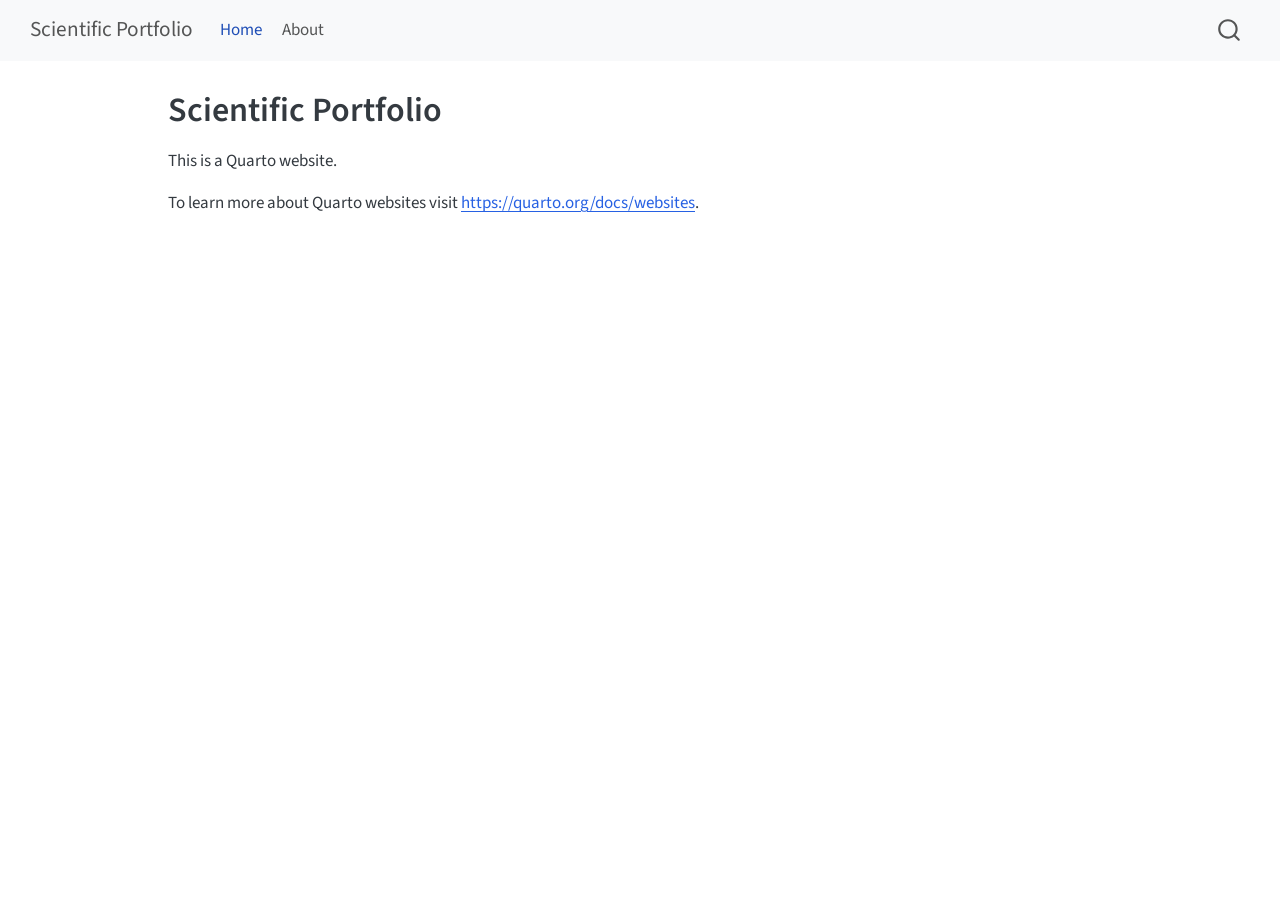
<file: _site/index.html>
<!DOCTYPE html>
<html xmlns="http://www.w3.org/1999/xhtml" lang="en" xml:lang="en"><head>

<meta charset="utf-8">
<meta name="generator" content="quarto-1.9.38">

<meta name="viewport" content="width=device-width, initial-scale=1.0, user-scalable=yes">


<title>Scientific Portfolio</title>
<style>
/* Default styles provided by pandoc.
** See https://pandoc.org/MANUAL.html#variables-for-html for config info.
*/
code{white-space: pre-wrap;}
span.smallcaps{font-variant: small-caps;}
div.columns{display: flex; gap: min(4vw, 1.5em);}
div.column{flex: auto; overflow-x: auto;}
div.hanging-indent{margin-left: 1.5em; text-indent: -1.5em;}
ul.task-list{list-style: none;}
ul.task-list li input[type="checkbox"] {
  width: 0.8em;
  margin: 0 0.8em 0.2em -1em; /* quarto-specific, see https://github.com/quarto-dev/quarto-cli/issues/4556 */ 
  vertical-align: middle;
}
</style>


<script src="site_libs/quarto-nav/quarto-nav.js"></script>
<script src="site_libs/quarto-nav/headroom.min.js"></script>
<script src="site_libs/clipboard/clipboard.min.js"></script>
<script src="site_libs/quarto-search/autocomplete.umd.js"></script>
<script src="site_libs/quarto-search/fuse.min.js"></script>
<script src="site_libs/quarto-search/quarto-search.js"></script>
<meta name="quarto:offset" content="./">
<script src="site_libs/quarto-html/quarto.js" type="module"></script>
<script src="site_libs/quarto-html/tabsets/tabsets.js" type="module"></script>
<script src="site_libs/quarto-html/popper.min.js"></script>
<script src="site_libs/quarto-html/tippy.umd.min.js"></script>
<script src="site_libs/quarto-html/anchor.min.js"></script>
<link href="site_libs/quarto-html/tippy.css" rel="stylesheet">
<link href="site_libs/quarto-html/quarto-syntax-highlighting-15634bcf2e68342d4ad2dfa704d543f6.css" rel="stylesheet" id="quarto-text-highlighting-styles">
<script src="site_libs/bootstrap/bootstrap.min.js"></script>
<link href="site_libs/bootstrap/bootstrap-icons.css" rel="stylesheet">
<link href="site_libs/bootstrap/bootstrap-a0f9fd0d421825b736dc1bbcbcba2219.min.css" rel="stylesheet" append-hash="true" id="quarto-bootstrap" data-mode="light">
<script id="quarto-search-options" type="application/json">{
  "location": "navbar",
  "copy-button": false,
  "collapse-after": 3,
  "panel-placement": "end",
  "type": "overlay",
  "limit": 50,
  "keyboard-shortcut": [
    "f",
    "/",
    "s"
  ],
  "show-item-context": false,
  "language": {
    "search-no-results-text": "No results",
    "search-matching-documents-text": "matching documents",
    "search-copy-link-title": "Copy link to search",
    "search-hide-matches-text": "Hide additional matches",
    "search-more-match-text": "more match in this document",
    "search-more-matches-text": "more matches in this document",
    "search-clear-button-title": "Clear",
    "search-text-placeholder": "",
    "search-detached-cancel-button-title": "Cancel",
    "search-submit-button-title": "Submit",
    "search-label": "Search"
  }
}</script>


<link rel="stylesheet" href="styles.css">
</head>

<body class="nav-fixed quarto-light">

<div id="quarto-search-results"></div>
  <header id="quarto-header" class="headroom fixed-top">
    <nav class="navbar navbar-expand-lg " data-bs-theme="dark">
      <div class="navbar-container container-fluid">
      <div class="navbar-brand-container mx-auto">
    <a class="navbar-brand" href="./index.html">
    <span class="navbar-title">Scientific Portfolio</span>
    </a>
  </div>
            <div id="quarto-search" class="" title="Search"></div>
          <button class="navbar-toggler" type="button" data-bs-toggle="collapse" data-bs-target="#navbarCollapse" aria-controls="navbarCollapse" role="menu" aria-expanded="false" aria-label="Toggle navigation" onclick="if (window.quartoToggleHeadroom) { window.quartoToggleHeadroom(); }">
  <span class="navbar-toggler-icon"></span>
</button>
          <div class="collapse navbar-collapse" id="navbarCollapse">
            <ul class="navbar-nav navbar-nav-scroll me-auto">
  <li class="nav-item">
    <a class="nav-link active" href="./index.html" aria-current="page"> 
<span class="menu-text">Home</span></a>
  </li>  
  <li class="nav-item">
    <a class="nav-link" href="./about.html"> 
<span class="menu-text">About</span></a>
  </li>  
</ul>
          </div> <!-- /navcollapse -->
            <div class="quarto-navbar-tools">
</div>
      </div> <!-- /container-fluid -->
    </nav>
</header>
<!-- content -->
<div id="quarto-content" class="quarto-container page-columns page-rows-contents page-layout-article page-navbar">
<!-- sidebar -->
<!-- margin-sidebar -->
    <div id="quarto-margin-sidebar" class="sidebar margin-sidebar zindex-bottom">
        
    </div>
<!-- main -->
<main class="content" id="quarto-document-content">

<header id="title-block-header" class="quarto-title-block default">
<div class="quarto-title">
<h1 class="title">Scientific Portfolio</h1>
</div>



<div class="quarto-title-meta">

    
  
    
  </div>
  


</header>


<p>This is a Quarto website.</p>
<p>To learn more about Quarto websites visit <a href="https://quarto.org/docs/websites" class="uri">https://quarto.org/docs/websites</a>.</p>



</main> <!-- /main -->
<script id="quarto-html-after-body" type="application/javascript">
  window.document.addEventListener("DOMContentLoaded", function (event) {
    const icon = "";
    const anchorJS = new window.AnchorJS();
    anchorJS.options = {
      placement: 'right',
      icon: icon
    };
    anchorJS.add('.anchored');
    const isCodeAnnotation = (el) => {
      for (const clz of el.classList) {
        if (clz.startsWith('code-annotation-')) {                     
          return true;
        }
      }
      return false;
    }
    const onCopySuccess = function(e) {
      // button target
      const button = e.trigger;
      // don't keep focus
      button.blur();
      // flash "checked"
      button.classList.add('code-copy-button-checked');
      var currentTitle = button.getAttribute("title");
      button.setAttribute("title", "Copied!");
      let tooltip;
      if (window.bootstrap) {
        button.setAttribute("data-bs-toggle", "tooltip");
        button.setAttribute("data-bs-placement", "left");
        button.setAttribute("data-bs-title", "Copied!");
        tooltip = new bootstrap.Tooltip(button, 
          { trigger: "manual", 
            customClass: "code-copy-button-tooltip",
            offset: [0, -8]});
        tooltip.show();    
      }
      setTimeout(function() {
        if (tooltip) {
          tooltip.hide();
          button.removeAttribute("data-bs-title");
          button.removeAttribute("data-bs-toggle");
          button.removeAttribute("data-bs-placement");
        }
        button.setAttribute("title", currentTitle);
        button.classList.remove('code-copy-button-checked');
      }, 1000);
      // clear code selection
      e.clearSelection();
    }
    const getTextToCopy = function(trigger) {
      const outerScaffold = trigger.parentElement.cloneNode(true);
      const codeEl = outerScaffold.querySelector('code');
      for (const childEl of codeEl.children) {
        if (isCodeAnnotation(childEl)) {
          childEl.remove();
        }
      }
      return codeEl.innerText;
    }
    const clipboard = new window.ClipboardJS('.code-copy-button:not([data-in-quarto-modal])', {
      text: getTextToCopy
    });
    clipboard.on('success', onCopySuccess);
    if (window.document.getElementById('quarto-embedded-source-code-modal')) {
      const clipboardModal = new window.ClipboardJS('.code-copy-button[data-in-quarto-modal]', {
        text: getTextToCopy,
        container: window.document.getElementById('quarto-embedded-source-code-modal')
      });
      clipboardModal.on('success', onCopySuccess);
    }
      var localhostRegex = new RegExp(/^(?:http|https):\/\/localhost\:?[0-9]*\//);
      var mailtoRegex = new RegExp(/^mailto:/);
        var filterRegex = new RegExp('/' + window.location.host + '/');
      var isInternal = (href) => {
          return filterRegex.test(href) || localhostRegex.test(href) || mailtoRegex.test(href);
      }
      // Inspect non-navigation links and adorn them if external
     var links = window.document.querySelectorAll('a[href]:not(.nav-link):not(.navbar-brand):not(.toc-action):not(.sidebar-link):not(.sidebar-item-toggle):not(.pagination-link):not(.no-external):not([aria-hidden]):not(.dropdown-item):not(.quarto-navigation-tool):not(.about-link)');
      for (var i=0; i<links.length; i++) {
        const link = links[i];
        if (!isInternal(link.href)) {
          // undo the damage that might have been done by quarto-nav.js in the case of
          // links that we want to consider external
          if (link.dataset.originalHref !== undefined) {
            link.href = link.dataset.originalHref;
          }
        }
      }
    function tippyHover(el, contentFn, onTriggerFn, onUntriggerFn) {
      const config = {
        allowHTML: true,
        maxWidth: 500,
        delay: 100,
        arrow: false,
        appendTo: function(el) {
            return el.parentElement;
        },
        interactive: true,
        interactiveBorder: 10,
        theme: 'quarto',
        placement: 'bottom-start',
      };
      if (contentFn) {
        config.content = contentFn;
      }
      if (onTriggerFn) {
        config.onTrigger = onTriggerFn;
      }
      if (onUntriggerFn) {
        config.onUntrigger = onUntriggerFn;
      }
      window.tippy(el, config); 
    }
    const noterefs = window.document.querySelectorAll('a[role="doc-noteref"]');
    for (var i=0; i<noterefs.length; i++) {
      const ref = noterefs[i];
      tippyHover(ref, function() {
        // use id or data attribute instead here
        let href = ref.getAttribute('data-footnote-href') || ref.getAttribute('href');
        try { href = new URL(href).hash; } catch {}
        const id = href.replace(/^#\/?/, "");
        const note = window.document.getElementById(id);
        if (note) {
          return note.innerHTML;
        } else {
          return "";
        }
      });
    }
    const xrefs = window.document.querySelectorAll('a.quarto-xref');
    const processXRef = (id, note) => {
      // Strip column container classes
      const stripColumnClz = (el) => {
        el.classList.remove("page-full", "page-columns");
        if (el.children) {
          for (const child of el.children) {
            stripColumnClz(child);
          }
        }
      }
      stripColumnClz(note)
      if (id === null || id.startsWith('sec-')) {
        // Special case sections, only their first couple elements
        const container = document.createElement("div");
        if (note.children && note.children.length > 2) {
          container.appendChild(note.children[0].cloneNode(true));
          for (let i = 1; i < note.children.length; i++) {
            const child = note.children[i];
            if (child.tagName === "P" && child.innerText === "") {
              continue;
            } else {
              container.appendChild(child.cloneNode(true));
              break;
            }
          }
          if (window.Quarto?.typesetMath) {
            window.Quarto.typesetMath(container);
          }
          return container.innerHTML
        } else {
          if (window.Quarto?.typesetMath) {
            window.Quarto.typesetMath(note);
          }
          return note.innerHTML;
        }
      } else {
        // Remove any anchor links if they are present
        const anchorLink = note.querySelector('a.anchorjs-link');
        if (anchorLink) {
          anchorLink.remove();
        }
        if (window.Quarto?.typesetMath) {
          window.Quarto.typesetMath(note);
        }
        if (note.classList.contains("callout")) {
          return note.outerHTML;
        } else {
          return note.innerHTML;
        }
      }
    }
    for (var i=0; i<xrefs.length; i++) {
      const xref = xrefs[i];
      tippyHover(xref, undefined, function(instance) {
        instance.disable();
        let url = xref.getAttribute('href');
        let hash = undefined; 
        if (url.startsWith('#')) {
          hash = url;
        } else {
          try { hash = new URL(url).hash; } catch {}
        }
        if (hash) {
          const id = hash.replace(/^#\/?/, "");
          const note = window.document.getElementById(id);
          if (note !== null) {
            try {
              const html = processXRef(id, note.cloneNode(true));
              instance.setContent(html);
            } finally {
              instance.enable();
              instance.show();
            }
          } else {
            // See if we can fetch this
            fetch(url.split('#')[0])
            .then(res => res.text())
            .then(html => {
              const parser = new DOMParser();
              const htmlDoc = parser.parseFromString(html, "text/html");
              const note = htmlDoc.getElementById(id);
              if (note !== null) {
                const html = processXRef(id, note);
                instance.setContent(html);
              } 
            }).finally(() => {
              instance.enable();
              instance.show();
            });
          }
        } else {
          // See if we can fetch a full url (with no hash to target)
          // This is a special case and we should probably do some content thinning / targeting
          fetch(url)
          .then(res => res.text())
          .then(html => {
            const parser = new DOMParser();
            const htmlDoc = parser.parseFromString(html, "text/html");
            const note = htmlDoc.querySelector('main.content');
            if (note !== null) {
              // This should only happen for chapter cross references
              // (since there is no id in the URL)
              // remove the first header
              if (note.children.length > 0 && note.children[0].tagName === "HEADER") {
                note.children[0].remove();
              }
              const html = processXRef(null, note);
              instance.setContent(html);
            } 
          }).finally(() => {
            instance.enable();
            instance.show();
          });
        }
      }, function(instance) {
      });
    }
        let selectedAnnoteEl;
        const selectorForAnnotation = ( cell, annotation) => {
          let cellAttr = 'data-code-cell="' + cell + '"';
          let lineAttr = 'data-code-annotation="' +  annotation + '"';
          const selector = 'span[' + cellAttr + '][' + lineAttr + ']';
          return selector;
        }
        const selectCodeLines = (annoteEl) => {
          const doc = window.document;
          const targetCell = annoteEl.getAttribute("data-target-cell");
          const targetAnnotation = annoteEl.getAttribute("data-target-annotation");
          const annoteSpan = window.document.querySelector(selectorForAnnotation(targetCell, targetAnnotation));
          const lines = annoteSpan.getAttribute("data-code-lines").split(",");
          const lineIds = lines.map((line) => {
            return targetCell + "-" + line;
          })
          let top = null;
          let height = null;
          let parent = null;
          if (lineIds.length > 0) {
              //compute the position of the single el (top and bottom and make a div)
              const el = window.document.getElementById(lineIds[0]);
              top = el.offsetTop;
              height = el.offsetHeight;
              parent = el.parentElement.parentElement;
            if (lineIds.length > 1) {
              const lastEl = window.document.getElementById(lineIds[lineIds.length - 1]);
              const bottom = lastEl.offsetTop + lastEl.offsetHeight;
              height = bottom - top;
            }
            if (top !== null && height !== null && parent !== null) {
              // cook up a div (if necessary) and position it 
              let div = window.document.getElementById("code-annotation-line-highlight");
              if (div === null) {
                div = window.document.createElement("div");
                div.setAttribute("id", "code-annotation-line-highlight");
                div.style.position = 'absolute';
                parent.appendChild(div);
              }
              div.style.top = top - 2 + "px";
              div.style.height = height + 4 + "px";
              div.style.left = 0;
              let gutterDiv = window.document.getElementById("code-annotation-line-highlight-gutter");
              if (gutterDiv === null) {
                gutterDiv = window.document.createElement("div");
                gutterDiv.setAttribute("id", "code-annotation-line-highlight-gutter");
                gutterDiv.style.position = 'absolute';
                const codeCell = window.document.getElementById(targetCell);
                const gutter = codeCell.querySelector('.code-annotation-gutter');
                gutter.appendChild(gutterDiv);
              }
              gutterDiv.style.top = top - 2 + "px";
              gutterDiv.style.height = height + 4 + "px";
            }
            selectedAnnoteEl = annoteEl;
          }
        };
        const unselectCodeLines = () => {
          const elementsIds = ["code-annotation-line-highlight", "code-annotation-line-highlight-gutter"];
          elementsIds.forEach((elId) => {
            const div = window.document.getElementById(elId);
            if (div) {
              div.remove();
            }
          });
          selectedAnnoteEl = undefined;
        };
          // Handle positioning of the toggle
      window.addEventListener(
        "resize",
        throttle(() => {
          elRect = undefined;
          if (selectedAnnoteEl) {
            selectCodeLines(selectedAnnoteEl);
          }
        }, 10)
      );
      function throttle(fn, ms) {
      let throttle = false;
      let timer;
        return (...args) => {
          if(!throttle) { // first call gets through
              fn.apply(this, args);
              throttle = true;
          } else { // all the others get throttled
              if(timer) clearTimeout(timer); // cancel #2
              timer = setTimeout(() => {
                fn.apply(this, args);
                timer = throttle = false;
              }, ms);
          }
        };
      }
        // Attach click handler to the DT
        const annoteDls = window.document.querySelectorAll('dt[data-target-cell]');
        for (const annoteDlNode of annoteDls) {
          annoteDlNode.addEventListener('click', (event) => {
            const clickedEl = event.target;
            if (clickedEl !== selectedAnnoteEl) {
              unselectCodeLines();
              const activeEl = window.document.querySelector('dt[data-target-cell].code-annotation-active');
              if (activeEl) {
                activeEl.classList.remove('code-annotation-active');
              }
              selectCodeLines(clickedEl);
              clickedEl.classList.add('code-annotation-active');
            } else {
              // Unselect the line
              unselectCodeLines();
              clickedEl.classList.remove('code-annotation-active');
            }
          });
        }
    const findCites = (el) => {
      const parentEl = el.parentElement;
      if (parentEl) {
        const cites = parentEl.dataset.cites;
        if (cites) {
          return {
            el,
            cites: cites.split(' ')
          };
        } else {
          return findCites(el.parentElement)
        }
      } else {
        return undefined;
      }
    };
    var bibliorefs = window.document.querySelectorAll('a[role="doc-biblioref"]');
    for (var i=0; i<bibliorefs.length; i++) {
      const ref = bibliorefs[i];
      const citeInfo = findCites(ref);
      if (citeInfo) {
        tippyHover(citeInfo.el, function() {
          var popup = window.document.createElement('div');
          citeInfo.cites.forEach(function(cite) {
            var citeDiv = window.document.createElement('div');
            citeDiv.classList.add('hanging-indent');
            citeDiv.classList.add('csl-entry');
            var biblioDiv = window.document.getElementById('ref-' + cite);
            if (biblioDiv) {
              citeDiv.innerHTML = biblioDiv.innerHTML;
            }
            popup.appendChild(citeDiv);
          });
          return popup.innerHTML;
        });
      }
    }
  });
  </script>
</div> <!-- /content -->




</body></html>
</file>
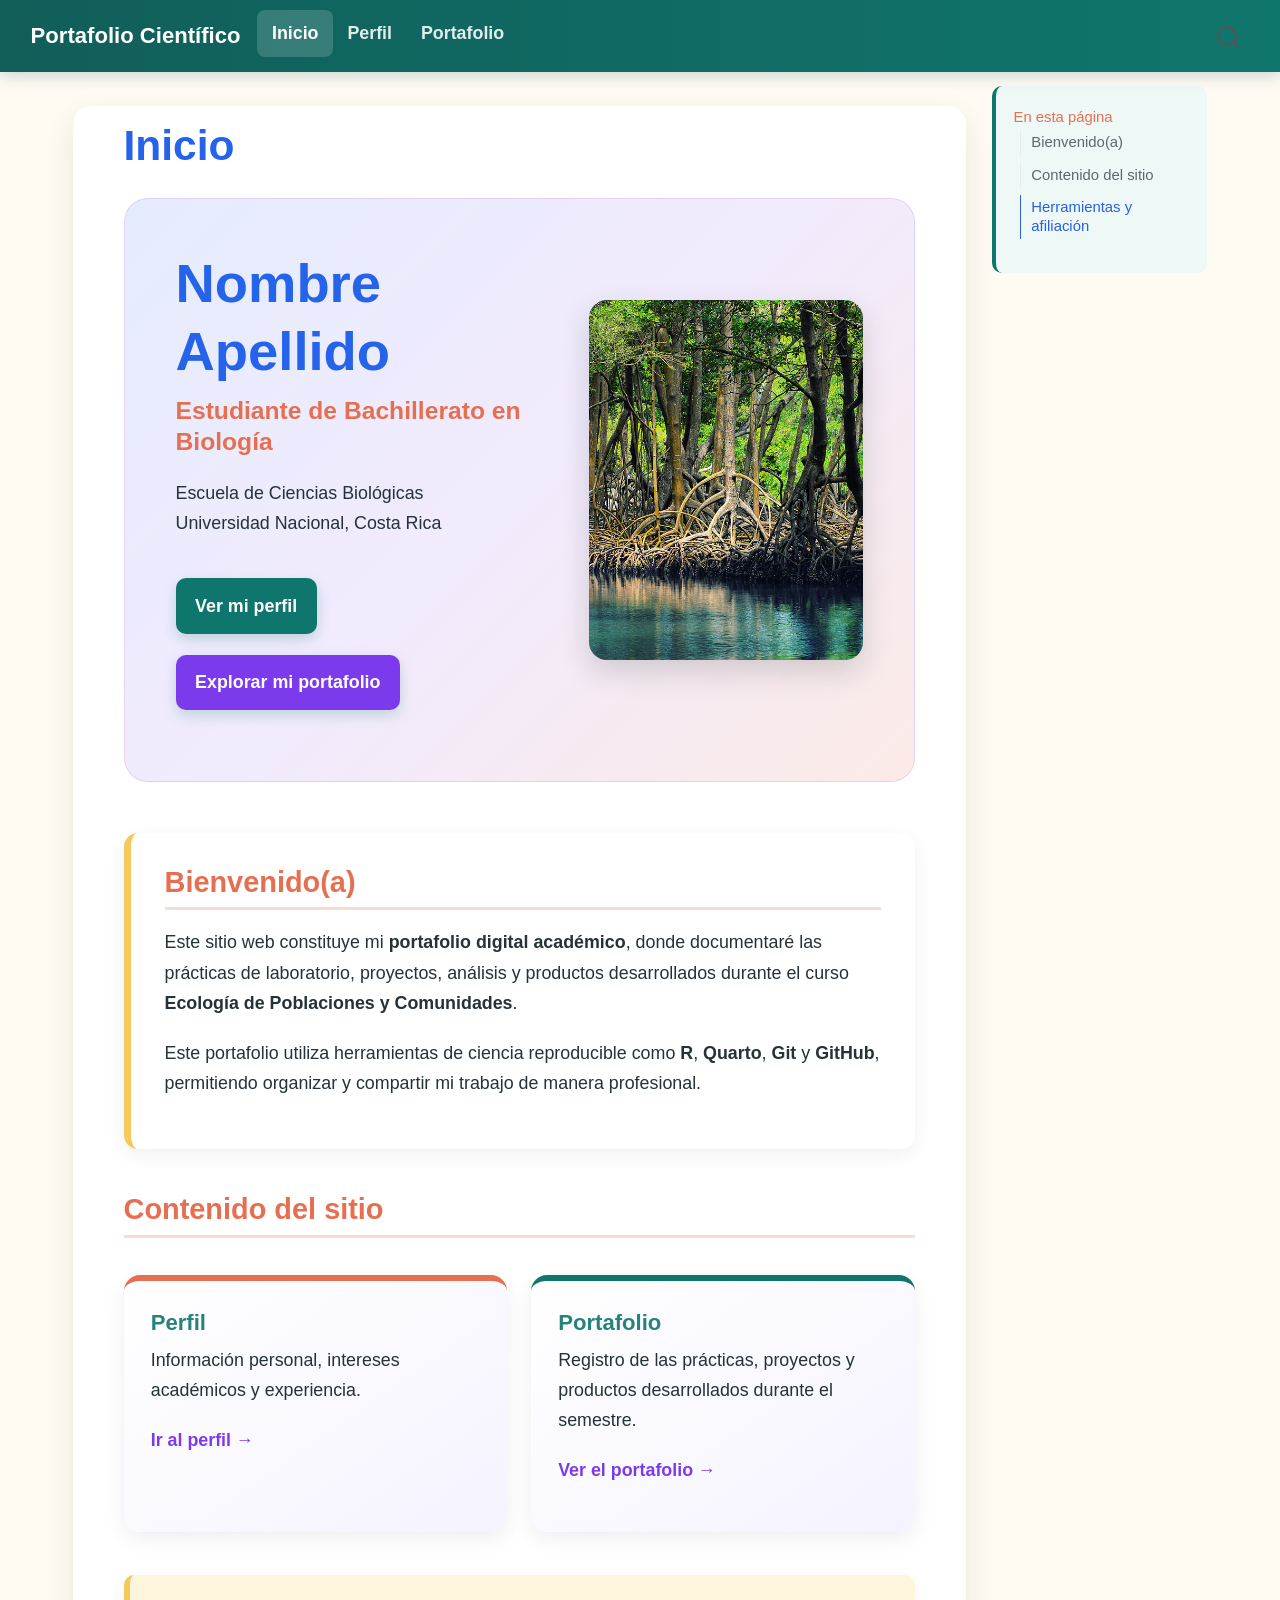
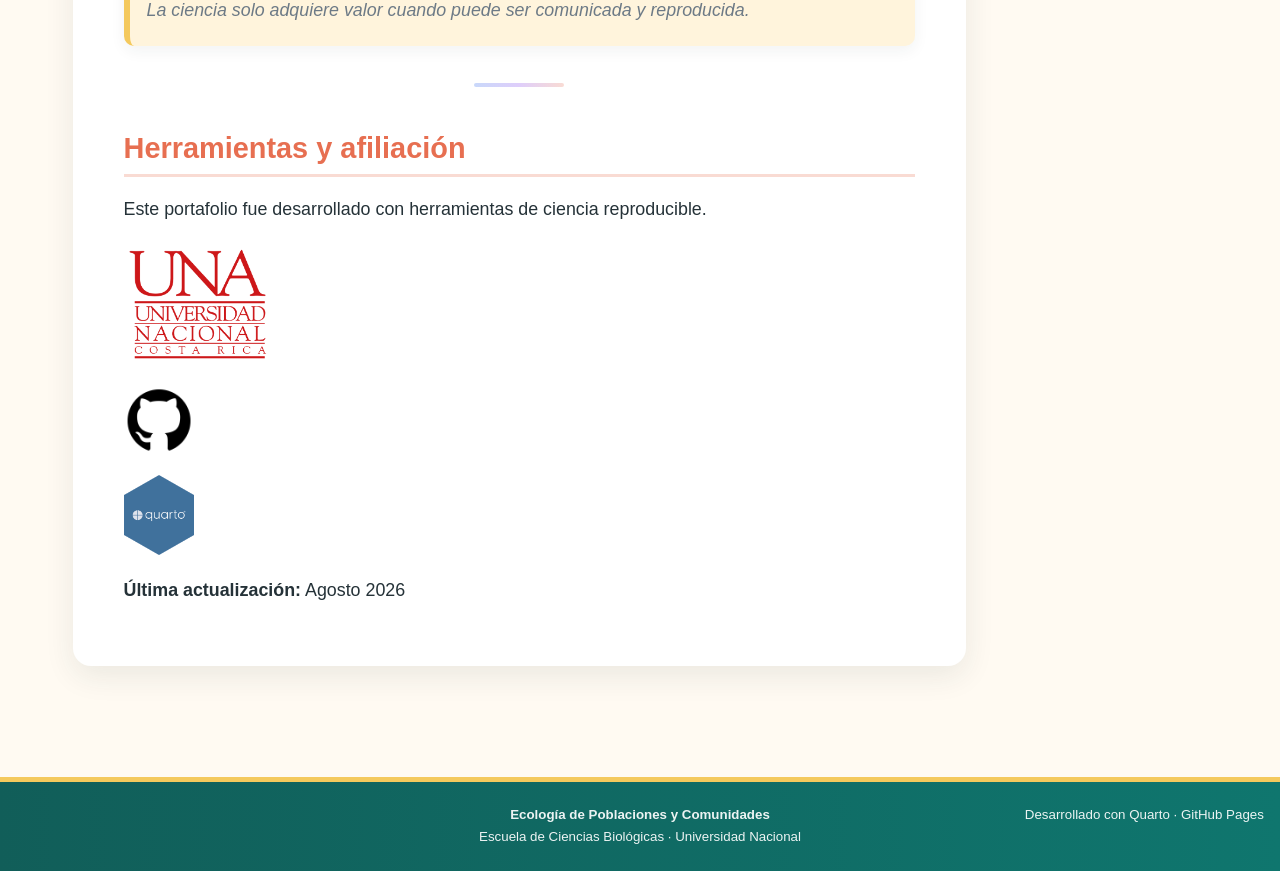
<file: docs/index.html>
<!DOCTYPE html>
<html xmlns="http://www.w3.org/1999/xhtml" lang="es" xml:lang="es"><head>

<meta charset="utf-8">
<meta name="generator" content="quarto-1.9.38">

<meta name="viewport" content="width=device-width, initial-scale=1.0, user-scalable=yes">


<title>Inicio – Portafolio Científico</title>
<style>
/* Default styles provided by pandoc.
** See https://pandoc.org/MANUAL.html#variables-for-html for config info.
*/
code{white-space: pre-wrap;}
span.smallcaps{font-variant: small-caps;}
div.columns{display: flex; gap: min(4vw, 1.5em);}
div.column{flex: auto; overflow-x: auto;}
div.hanging-indent{margin-left: 1.5em; text-indent: -1.5em;}
ul.task-list{list-style: none;}
ul.task-list li input[type="checkbox"] {
  width: 0.8em;
  margin: 0 0.8em 0.2em -1em; /* quarto-specific, see https://github.com/quarto-dev/quarto-cli/issues/4556 */ 
  vertical-align: middle;
}
</style>


<script src="site_libs/quarto-nav/quarto-nav.js"></script>
<script src="site_libs/quarto-nav/headroom.min.js"></script>
<script src="site_libs/clipboard/clipboard.min.js"></script>
<script src="site_libs/quarto-search/autocomplete.umd.js"></script>
<script src="site_libs/quarto-search/fuse.min.js"></script>
<script src="site_libs/quarto-search/quarto-search.js"></script>
<meta name="quarto:offset" content="./">
<script src="site_libs/quarto-html/quarto.js" type="module"></script>
<script src="site_libs/quarto-html/tabsets/tabsets.js" type="module"></script>
<script src="site_libs/quarto-html/popper.min.js"></script>
<script src="site_libs/quarto-html/tippy.umd.min.js"></script>
<script src="site_libs/quarto-html/anchor.min.js"></script>
<link href="site_libs/quarto-html/tippy.css" rel="stylesheet">
<link href="site_libs/quarto-html/quarto-syntax-highlighting-15634bcf2e68342d4ad2dfa704d543f6.css" rel="stylesheet" id="quarto-text-highlighting-styles">
<script src="site_libs/bootstrap/bootstrap.min.js"></script>
<link href="site_libs/bootstrap/bootstrap-icons.css" rel="stylesheet">
<link href="site_libs/bootstrap/bootstrap-a0f9fd0d421825b736dc1bbcbcba2219.min.css" rel="stylesheet" append-hash="true" id="quarto-bootstrap" data-mode="light">
<script id="quarto-search-options" type="application/json">{
  "location": "navbar",
  "copy-button": false,
  "collapse-after": 3,
  "panel-placement": "end",
  "type": "overlay",
  "limit": 50,
  "keyboard-shortcut": [
    "f",
    "/",
    "s"
  ],
  "show-item-context": false,
  "language": {
    "search-no-results-text": "No se han encontrado resultados",
    "search-matching-documents-text": "documentos encontrados",
    "search-copy-link-title": "Copiar el enlace en la búsqueda",
    "search-hide-matches-text": "Ocultar resultados adicionales",
    "search-more-match-text": "resultado adicional en este documento",
    "search-more-matches-text": "resultados adicionales en este documento",
    "search-clear-button-title": "Borrar",
    "search-text-placeholder": "",
    "search-detached-cancel-button-title": "Cancelar",
    "search-submit-button-title": "Enviar",
    "search-label": "Buscar"
  }
}</script>
<link rel="stylesheet" href="https://cdn.jsdelivr.net/npm/bootstrap-icons@1.11.3/font/bootstrap-icons.min.css">


<link rel="stylesheet" href="styles.css">
</head>

<body class="nav-fixed quarto-light">

<div id="quarto-search-results"></div>
  <header id="quarto-header" class="headroom fixed-top">
    <nav class="navbar navbar-expand-lg " data-bs-theme="dark">
      <div class="navbar-container container-fluid">
      <div class="navbar-brand-container mx-auto">
    <a class="navbar-brand" href="./index.html">
    <span class="navbar-title">Portafolio Científico</span>
    </a>
  </div>
            <div id="quarto-search" class="" title="Buscar"></div>
          <button class="navbar-toggler" type="button" data-bs-toggle="collapse" data-bs-target="#navbarCollapse" aria-controls="navbarCollapse" role="menu" aria-expanded="false" aria-label="Navegación de palanca" onclick="if (window.quartoToggleHeadroom) { window.quartoToggleHeadroom(); }">
  <span class="navbar-toggler-icon"></span>
</button>
          <div class="collapse navbar-collapse" id="navbarCollapse">
            <ul class="navbar-nav navbar-nav-scroll me-auto">
  <li class="nav-item">
    <a class="nav-link active" href="./index.html" aria-current="page"> 
<span class="menu-text">Inicio</span></a>
  </li>  
  <li class="nav-item">
    <a class="nav-link" href="./about.html"> 
<span class="menu-text">Perfil</span></a>
  </li>  
  <li class="nav-item">
    <a class="nav-link" href="./portfolio.html"> 
<span class="menu-text">Portafolio</span></a>
  </li>  
</ul>
          </div> <!-- /navcollapse -->
            <div class="quarto-navbar-tools">
</div>
      </div> <!-- /container-fluid -->
    </nav>
</header>
<!-- content -->
<div id="quarto-content" class="quarto-container page-columns page-rows-contents page-layout-full page-navbar">
<!-- sidebar -->
<!-- margin-sidebar -->
    <div id="quarto-margin-sidebar" class="sidebar margin-sidebar">
        <nav id="TOC" role="doc-toc" class="toc-active">
    <h2 id="toc-title">En esta página</h2>
   
  <ul>
  <li><a href="#bienvenidoa" id="toc-bienvenidoa" class="nav-link active" data-scroll-target="#bienvenidoa">Bienvenido(a)</a></li>
  <li><a href="#contenido-del-sitio" id="toc-contenido-del-sitio" class="nav-link" data-scroll-target="#contenido-del-sitio">Contenido del sitio</a></li>
  <li><a href="#herramientas-y-afiliación" id="toc-herramientas-y-afiliación" class="nav-link" data-scroll-target="#herramientas-y-afiliación">Herramientas y afiliación</a></li>
  </ul>
</nav>
    </div>
<!-- main -->
<main class="content column-page-left" id="quarto-document-content">

<header id="title-block-header" class="quarto-title-block default">
<div class="quarto-title">
<h1 class="title">Inicio</h1>
</div>



<div class="quarto-title-meta column-page-left">

    
  
    
  </div>
  


</header>


<div class="hero-portada">
<section id="nombre-apellido" class="level1 hero-texto">
<h1>Nombre Apellido</h1>
<section id="estudiante-de-bachillerato-en-biología" class="level2">
<h2 class="anchored" data-anchor-id="estudiante-de-bachillerato-en-biología">Estudiante de Bachillerato en Biología</h2>
<p>Escuela de Ciencias Biológicas<br>
Universidad Nacional, Costa Rica</p>
<p><a href="./about.html" class="btn-portada">Ver mi perfil</a><br>
<a href="./portfolio.html" class="btn-portada btn-secundario">Explorar mi portafolio</a></p>
</section>
</section>
<div class="hero-imagen">
<p><img src="images/banner.jpg" class="img-fluid" alt="Imagen representativa de biodiversidad y trabajo científico"></p>
</div>
</div>
<section id="bienvenidoa" class="level2 bloque-bienvenida">
<h2 class="anchored" data-anchor-id="bienvenidoa">Bienvenido(a)</h2>
<p>Este sitio web constituye mi <strong>portafolio digital académico</strong>, donde documentaré las prácticas de laboratorio, proyectos, análisis y productos desarrollados durante el curso <strong>Ecología de Poblaciones y Comunidades</strong>.</p>
<p>Este portafolio utiliza herramientas de ciencia reproducible como <strong>R</strong>, <strong>Quarto</strong>, <strong>Git</strong> y <strong>GitHub</strong>, permitiendo organizar y compartir mi trabajo de manera profesional.</p>
</section>
<section id="contenido-del-sitio" class="level2">
<h2 class="anchored" data-anchor-id="contenido-del-sitio">Contenido del sitio</h2>
<div class="tarjetas-inicio">
<section id="perfil" class="level3 tarjeta-inicio">
<h3 class="anchored" data-anchor-id="perfil">Perfil</h3>
<p>Información personal, intereses académicos y experiencia.</p>
<p><a href="./about.html">Ir al perfil →</a></p>
</section>
<section id="portafolio" class="level3 tarjeta-inicio">
<h3 class="anchored" data-anchor-id="portafolio">Portafolio</h3>
<p>Registro de las prácticas, proyectos y productos desarrollados durante el semestre.</p>
<p><a href="./portfolio.html">Ver el portafolio →</a></p>
</section>
</div>
<div class="mensaje-final">
<blockquote class="blockquote">
<p><em>La ciencia solo adquiere valor cuando puede ser comunicada y reproducida.</em></p>
</blockquote>
</div>
<hr>
</section>
<section id="herramientas-y-afiliación" class="level2">
<h2 class="anchored" data-anchor-id="herramientas-y-afiliación">Herramientas y afiliación</h2>
<p>Este portafolio fue desarrollado con herramientas de ciencia reproducible.</p>
<div class="logos-portada">
<p><img src="images/logo-una.png" class="img-fluid" width="150"></p>
<p><img src="images/logo-github.png" class="img-fluid" width="70"></p>
<p><img src="images/logo-quarto.png" class="img-fluid" width="70"></p>
</div>
<p><strong>Última actualización:</strong> Agosto 2026</p>


</section>

</main> <!-- /main -->
<script id="quarto-html-after-body" type="application/javascript">
  window.document.addEventListener("DOMContentLoaded", function (event) {
    const icon = "";
    const anchorJS = new window.AnchorJS();
    anchorJS.options = {
      placement: 'right',
      icon: icon
    };
    anchorJS.add('.anchored');
    const isCodeAnnotation = (el) => {
      for (const clz of el.classList) {
        if (clz.startsWith('code-annotation-')) {                     
          return true;
        }
      }
      return false;
    }
    const onCopySuccess = function(e) {
      // button target
      const button = e.trigger;
      // don't keep focus
      button.blur();
      // flash "checked"
      button.classList.add('code-copy-button-checked');
      var currentTitle = button.getAttribute("title");
      button.setAttribute("title", "Copiado");
      let tooltip;
      if (window.bootstrap) {
        button.setAttribute("data-bs-toggle", "tooltip");
        button.setAttribute("data-bs-placement", "left");
        button.setAttribute("data-bs-title", "Copiado");
        tooltip = new bootstrap.Tooltip(button, 
          { trigger: "manual", 
            customClass: "code-copy-button-tooltip",
            offset: [0, -8]});
        tooltip.show();    
      }
      setTimeout(function() {
        if (tooltip) {
          tooltip.hide();
          button.removeAttribute("data-bs-title");
          button.removeAttribute("data-bs-toggle");
          button.removeAttribute("data-bs-placement");
        }
        button.setAttribute("title", currentTitle);
        button.classList.remove('code-copy-button-checked');
      }, 1000);
      // clear code selection
      e.clearSelection();
    }
    const getTextToCopy = function(trigger) {
      const outerScaffold = trigger.parentElement.cloneNode(true);
      const codeEl = outerScaffold.querySelector('code');
      for (const childEl of codeEl.children) {
        if (isCodeAnnotation(childEl)) {
          childEl.remove();
        }
      }
      return codeEl.innerText;
    }
    const clipboard = new window.ClipboardJS('.code-copy-button:not([data-in-quarto-modal])', {
      text: getTextToCopy
    });
    clipboard.on('success', onCopySuccess);
    if (window.document.getElementById('quarto-embedded-source-code-modal')) {
      const clipboardModal = new window.ClipboardJS('.code-copy-button[data-in-quarto-modal]', {
        text: getTextToCopy,
        container: window.document.getElementById('quarto-embedded-source-code-modal')
      });
      clipboardModal.on('success', onCopySuccess);
    }
      var localhostRegex = new RegExp(/^(?:http|https):\/\/localhost\:?[0-9]*\//);
      var mailtoRegex = new RegExp(/^mailto:/);
        var filterRegex = new RegExp('/' + window.location.host + '/');
      var isInternal = (href) => {
          return filterRegex.test(href) || localhostRegex.test(href) || mailtoRegex.test(href);
      }
      // Inspect non-navigation links and adorn them if external
     var links = window.document.querySelectorAll('a[href]:not(.nav-link):not(.navbar-brand):not(.toc-action):not(.sidebar-link):not(.sidebar-item-toggle):not(.pagination-link):not(.no-external):not([aria-hidden]):not(.dropdown-item):not(.quarto-navigation-tool):not(.about-link)');
      for (var i=0; i<links.length; i++) {
        const link = links[i];
        if (!isInternal(link.href)) {
          // undo the damage that might have been done by quarto-nav.js in the case of
          // links that we want to consider external
          if (link.dataset.originalHref !== undefined) {
            link.href = link.dataset.originalHref;
          }
        }
      }
    function tippyHover(el, contentFn, onTriggerFn, onUntriggerFn) {
      const config = {
        allowHTML: true,
        maxWidth: 500,
        delay: 100,
        arrow: false,
        appendTo: function(el) {
            return el.parentElement;
        },
        interactive: true,
        interactiveBorder: 10,
        theme: 'quarto',
        placement: 'bottom-start',
      };
      if (contentFn) {
        config.content = contentFn;
      }
      if (onTriggerFn) {
        config.onTrigger = onTriggerFn;
      }
      if (onUntriggerFn) {
        config.onUntrigger = onUntriggerFn;
      }
      window.tippy(el, config); 
    }
    const noterefs = window.document.querySelectorAll('a[role="doc-noteref"]');
    for (var i=0; i<noterefs.length; i++) {
      const ref = noterefs[i];
      tippyHover(ref, function() {
        // use id or data attribute instead here
        let href = ref.getAttribute('data-footnote-href') || ref.getAttribute('href');
        try { href = new URL(href).hash; } catch {}
        const id = href.replace(/^#\/?/, "");
        const note = window.document.getElementById(id);
        if (note) {
          return note.innerHTML;
        } else {
          return "";
        }
      });
    }
    const xrefs = window.document.querySelectorAll('a.quarto-xref');
    const processXRef = (id, note) => {
      // Strip column container classes
      const stripColumnClz = (el) => {
        el.classList.remove("page-full", "page-columns");
        if (el.children) {
          for (const child of el.children) {
            stripColumnClz(child);
          }
        }
      }
      stripColumnClz(note)
      if (id === null || id.startsWith('sec-')) {
        // Special case sections, only their first couple elements
        const container = document.createElement("div");
        if (note.children && note.children.length > 2) {
          container.appendChild(note.children[0].cloneNode(true));
          for (let i = 1; i < note.children.length; i++) {
            const child = note.children[i];
            if (child.tagName === "P" && child.innerText === "") {
              continue;
            } else {
              container.appendChild(child.cloneNode(true));
              break;
            }
          }
          if (window.Quarto?.typesetMath) {
            window.Quarto.typesetMath(container);
          }
          return container.innerHTML
        } else {
          if (window.Quarto?.typesetMath) {
            window.Quarto.typesetMath(note);
          }
          return note.innerHTML;
        }
      } else {
        // Remove any anchor links if they are present
        const anchorLink = note.querySelector('a.anchorjs-link');
        if (anchorLink) {
          anchorLink.remove();
        }
        if (window.Quarto?.typesetMath) {
          window.Quarto.typesetMath(note);
        }
        if (note.classList.contains("callout")) {
          return note.outerHTML;
        } else {
          return note.innerHTML;
        }
      }
    }
    for (var i=0; i<xrefs.length; i++) {
      const xref = xrefs[i];
      tippyHover(xref, undefined, function(instance) {
        instance.disable();
        let url = xref.getAttribute('href');
        let hash = undefined; 
        if (url.startsWith('#')) {
          hash = url;
        } else {
          try { hash = new URL(url).hash; } catch {}
        }
        if (hash) {
          const id = hash.replace(/^#\/?/, "");
          const note = window.document.getElementById(id);
          if (note !== null) {
            try {
              const html = processXRef(id, note.cloneNode(true));
              instance.setContent(html);
            } finally {
              instance.enable();
              instance.show();
            }
          } else {
            // See if we can fetch this
            fetch(url.split('#')[0])
            .then(res => res.text())
            .then(html => {
              const parser = new DOMParser();
              const htmlDoc = parser.parseFromString(html, "text/html");
              const note = htmlDoc.getElementById(id);
              if (note !== null) {
                const html = processXRef(id, note);
                instance.setContent(html);
              } 
            }).finally(() => {
              instance.enable();
              instance.show();
            });
          }
        } else {
          // See if we can fetch a full url (with no hash to target)
          // This is a special case and we should probably do some content thinning / targeting
          fetch(url)
          .then(res => res.text())
          .then(html => {
            const parser = new DOMParser();
            const htmlDoc = parser.parseFromString(html, "text/html");
            const note = htmlDoc.querySelector('main.content');
            if (note !== null) {
              // This should only happen for chapter cross references
              // (since there is no id in the URL)
              // remove the first header
              if (note.children.length > 0 && note.children[0].tagName === "HEADER") {
                note.children[0].remove();
              }
              const html = processXRef(null, note);
              instance.setContent(html);
            } 
          }).finally(() => {
            instance.enable();
            instance.show();
          });
        }
      }, function(instance) {
      });
    }
        let selectedAnnoteEl;
        const selectorForAnnotation = ( cell, annotation) => {
          let cellAttr = 'data-code-cell="' + cell + '"';
          let lineAttr = 'data-code-annotation="' +  annotation + '"';
          const selector = 'span[' + cellAttr + '][' + lineAttr + ']';
          return selector;
        }
        const selectCodeLines = (annoteEl) => {
          const doc = window.document;
          const targetCell = annoteEl.getAttribute("data-target-cell");
          const targetAnnotation = annoteEl.getAttribute("data-target-annotation");
          const annoteSpan = window.document.querySelector(selectorForAnnotation(targetCell, targetAnnotation));
          const lines = annoteSpan.getAttribute("data-code-lines").split(",");
          const lineIds = lines.map((line) => {
            return targetCell + "-" + line;
          })
          let top = null;
          let height = null;
          let parent = null;
          if (lineIds.length > 0) {
              //compute the position of the single el (top and bottom and make a div)
              const el = window.document.getElementById(lineIds[0]);
              top = el.offsetTop;
              height = el.offsetHeight;
              parent = el.parentElement.parentElement;
            if (lineIds.length > 1) {
              const lastEl = window.document.getElementById(lineIds[lineIds.length - 1]);
              const bottom = lastEl.offsetTop + lastEl.offsetHeight;
              height = bottom - top;
            }
            if (top !== null && height !== null && parent !== null) {
              // cook up a div (if necessary) and position it 
              let div = window.document.getElementById("code-annotation-line-highlight");
              if (div === null) {
                div = window.document.createElement("div");
                div.setAttribute("id", "code-annotation-line-highlight");
                div.style.position = 'absolute';
                parent.appendChild(div);
              }
              div.style.top = top - 2 + "px";
              div.style.height = height + 4 + "px";
              div.style.left = 0;
              let gutterDiv = window.document.getElementById("code-annotation-line-highlight-gutter");
              if (gutterDiv === null) {
                gutterDiv = window.document.createElement("div");
                gutterDiv.setAttribute("id", "code-annotation-line-highlight-gutter");
                gutterDiv.style.position = 'absolute';
                const codeCell = window.document.getElementById(targetCell);
                const gutter = codeCell.querySelector('.code-annotation-gutter');
                gutter.appendChild(gutterDiv);
              }
              gutterDiv.style.top = top - 2 + "px";
              gutterDiv.style.height = height + 4 + "px";
            }
            selectedAnnoteEl = annoteEl;
          }
        };
        const unselectCodeLines = () => {
          const elementsIds = ["code-annotation-line-highlight", "code-annotation-line-highlight-gutter"];
          elementsIds.forEach((elId) => {
            const div = window.document.getElementById(elId);
            if (div) {
              div.remove();
            }
          });
          selectedAnnoteEl = undefined;
        };
          // Handle positioning of the toggle
      window.addEventListener(
        "resize",
        throttle(() => {
          elRect = undefined;
          if (selectedAnnoteEl) {
            selectCodeLines(selectedAnnoteEl);
          }
        }, 10)
      );
      function throttle(fn, ms) {
      let throttle = false;
      let timer;
        return (...args) => {
          if(!throttle) { // first call gets through
              fn.apply(this, args);
              throttle = true;
          } else { // all the others get throttled
              if(timer) clearTimeout(timer); // cancel #2
              timer = setTimeout(() => {
                fn.apply(this, args);
                timer = throttle = false;
              }, ms);
          }
        };
      }
        // Attach click handler to the DT
        const annoteDls = window.document.querySelectorAll('dt[data-target-cell]');
        for (const annoteDlNode of annoteDls) {
          annoteDlNode.addEventListener('click', (event) => {
            const clickedEl = event.target;
            if (clickedEl !== selectedAnnoteEl) {
              unselectCodeLines();
              const activeEl = window.document.querySelector('dt[data-target-cell].code-annotation-active');
              if (activeEl) {
                activeEl.classList.remove('code-annotation-active');
              }
              selectCodeLines(clickedEl);
              clickedEl.classList.add('code-annotation-active');
            } else {
              // Unselect the line
              unselectCodeLines();
              clickedEl.classList.remove('code-annotation-active');
            }
          });
        }
    const findCites = (el) => {
      const parentEl = el.parentElement;
      if (parentEl) {
        const cites = parentEl.dataset.cites;
        if (cites) {
          return {
            el,
            cites: cites.split(' ')
          };
        } else {
          return findCites(el.parentElement)
        }
      } else {
        return undefined;
      }
    };
    var bibliorefs = window.document.querySelectorAll('a[role="doc-biblioref"]');
    for (var i=0; i<bibliorefs.length; i++) {
      const ref = bibliorefs[i];
      const citeInfo = findCites(ref);
      if (citeInfo) {
        tippyHover(citeInfo.el, function() {
          var popup = window.document.createElement('div');
          citeInfo.cites.forEach(function(cite) {
            var citeDiv = window.document.createElement('div');
            citeDiv.classList.add('hanging-indent');
            citeDiv.classList.add('csl-entry');
            var biblioDiv = window.document.getElementById('ref-' + cite);
            if (biblioDiv) {
              citeDiv.innerHTML = biblioDiv.innerHTML;
            }
            popup.appendChild(citeDiv);
          });
          return popup.innerHTML;
        });
      }
    }
  });
  </script>
</div> <!-- /content -->
<footer class="footer">
  <div class="nav-footer">
    <div class="nav-footer-left">
      &nbsp;
    </div>   
    <div class="nav-footer-center">
<div class="footer-curso">
<p><span class="footer-titulo">Ecología de Poblaciones y Comunidades</span> <span class="footer-institucion">Escuela de Ciencias Biológicas · Universidad Nacional</span></p>
</div>
</div>
    <div class="nav-footer-right">
<p>Desarrollado con Quarto · GitHub Pages</p>
</div>
  </div>
</footer>




</body></html>
</file>
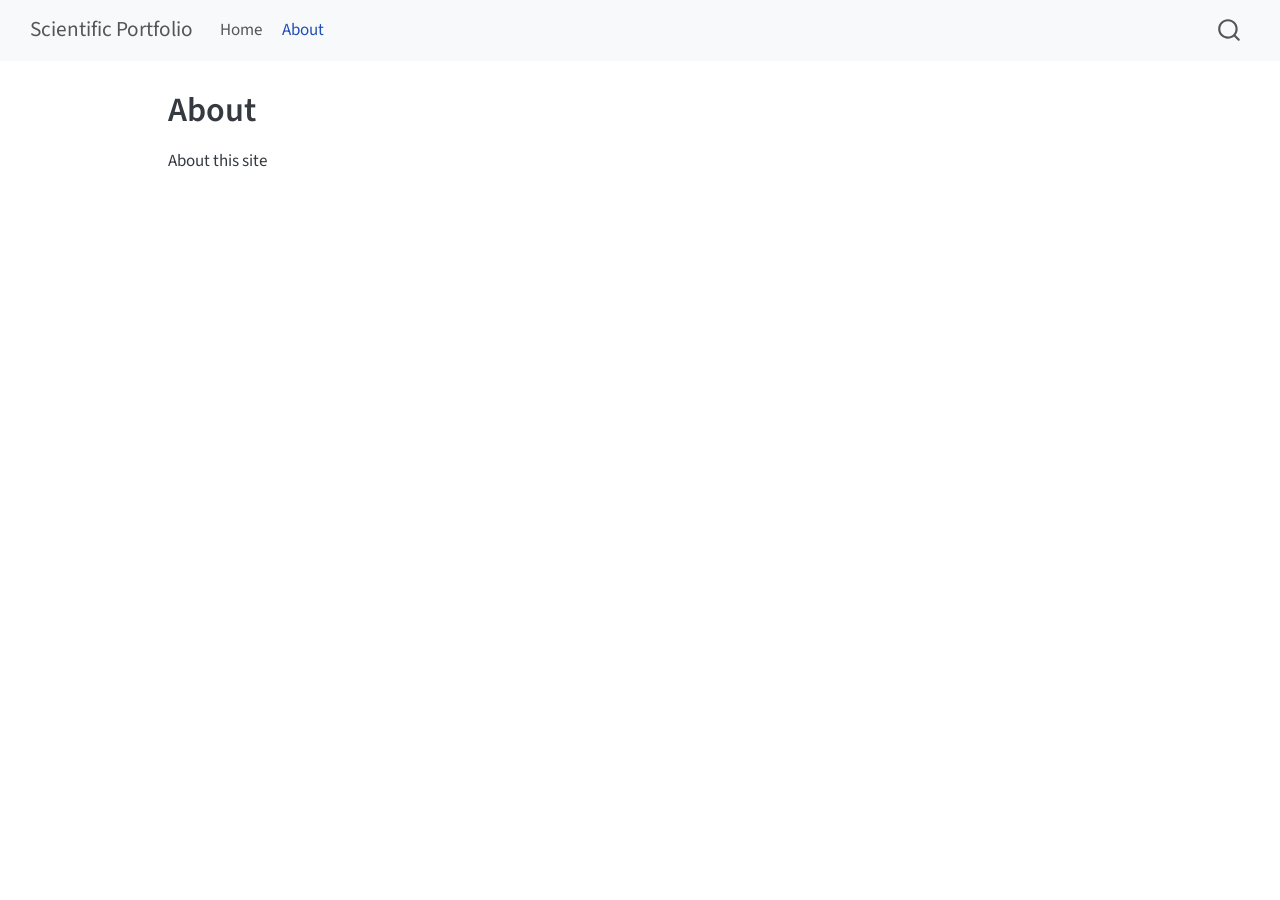
<file: _site/about.html>
<!DOCTYPE html>
<html xmlns="http://www.w3.org/1999/xhtml" lang="en" xml:lang="en"><head>

<meta charset="utf-8">
<meta name="generator" content="quarto-1.9.38">

<meta name="viewport" content="width=device-width, initial-scale=1.0, user-scalable=yes">


<title>About – Scientific Portfolio</title>
<style>
/* Default styles provided by pandoc.
** See https://pandoc.org/MANUAL.html#variables-for-html for config info.
*/
code{white-space: pre-wrap;}
span.smallcaps{font-variant: small-caps;}
div.columns{display: flex; gap: min(4vw, 1.5em);}
div.column{flex: auto; overflow-x: auto;}
div.hanging-indent{margin-left: 1.5em; text-indent: -1.5em;}
ul.task-list{list-style: none;}
ul.task-list li input[type="checkbox"] {
  width: 0.8em;
  margin: 0 0.8em 0.2em -1em; /* quarto-specific, see https://github.com/quarto-dev/quarto-cli/issues/4556 */ 
  vertical-align: middle;
}
</style>


<script src="site_libs/quarto-nav/quarto-nav.js"></script>
<script src="site_libs/quarto-nav/headroom.min.js"></script>
<script src="site_libs/clipboard/clipboard.min.js"></script>
<script src="site_libs/quarto-search/autocomplete.umd.js"></script>
<script src="site_libs/quarto-search/fuse.min.js"></script>
<script src="site_libs/quarto-search/quarto-search.js"></script>
<meta name="quarto:offset" content="./">
<script src="site_libs/quarto-html/quarto.js" type="module"></script>
<script src="site_libs/quarto-html/tabsets/tabsets.js" type="module"></script>
<script src="site_libs/quarto-html/popper.min.js"></script>
<script src="site_libs/quarto-html/tippy.umd.min.js"></script>
<script src="site_libs/quarto-html/anchor.min.js"></script>
<link href="site_libs/quarto-html/tippy.css" rel="stylesheet">
<link href="site_libs/quarto-html/quarto-syntax-highlighting-15634bcf2e68342d4ad2dfa704d543f6.css" rel="stylesheet" id="quarto-text-highlighting-styles">
<script src="site_libs/bootstrap/bootstrap.min.js"></script>
<link href="site_libs/bootstrap/bootstrap-icons.css" rel="stylesheet">
<link href="site_libs/bootstrap/bootstrap-a0f9fd0d421825b736dc1bbcbcba2219.min.css" rel="stylesheet" append-hash="true" id="quarto-bootstrap" data-mode="light">
<script id="quarto-search-options" type="application/json">{
  "location": "navbar",
  "copy-button": false,
  "collapse-after": 3,
  "panel-placement": "end",
  "type": "overlay",
  "limit": 50,
  "keyboard-shortcut": [
    "f",
    "/",
    "s"
  ],
  "show-item-context": false,
  "language": {
    "search-no-results-text": "No results",
    "search-matching-documents-text": "matching documents",
    "search-copy-link-title": "Copy link to search",
    "search-hide-matches-text": "Hide additional matches",
    "search-more-match-text": "more match in this document",
    "search-more-matches-text": "more matches in this document",
    "search-clear-button-title": "Clear",
    "search-text-placeholder": "",
    "search-detached-cancel-button-title": "Cancel",
    "search-submit-button-title": "Submit",
    "search-label": "Search"
  }
}</script>


<link rel="stylesheet" href="styles.css">
</head>

<body class="nav-fixed quarto-light">

<div id="quarto-search-results"></div>
  <header id="quarto-header" class="headroom fixed-top">
    <nav class="navbar navbar-expand-lg " data-bs-theme="dark">
      <div class="navbar-container container-fluid">
      <div class="navbar-brand-container mx-auto">
    <a class="navbar-brand" href="./index.html">
    <span class="navbar-title">Scientific Portfolio</span>
    </a>
  </div>
            <div id="quarto-search" class="" title="Search"></div>
          <button class="navbar-toggler" type="button" data-bs-toggle="collapse" data-bs-target="#navbarCollapse" aria-controls="navbarCollapse" role="menu" aria-expanded="false" aria-label="Toggle navigation" onclick="if (window.quartoToggleHeadroom) { window.quartoToggleHeadroom(); }">
  <span class="navbar-toggler-icon"></span>
</button>
          <div class="collapse navbar-collapse" id="navbarCollapse">
            <ul class="navbar-nav navbar-nav-scroll me-auto">
  <li class="nav-item">
    <a class="nav-link" href="./index.html"> 
<span class="menu-text">Home</span></a>
  </li>  
  <li class="nav-item">
    <a class="nav-link active" href="./about.html" aria-current="page"> 
<span class="menu-text">About</span></a>
  </li>  
</ul>
          </div> <!-- /navcollapse -->
            <div class="quarto-navbar-tools">
</div>
      </div> <!-- /container-fluid -->
    </nav>
</header>
<!-- content -->
<div id="quarto-content" class="quarto-container page-columns page-rows-contents page-layout-article page-navbar">
<!-- sidebar -->
<!-- margin-sidebar -->
    <div id="quarto-margin-sidebar" class="sidebar margin-sidebar zindex-bottom">
        
    </div>
<!-- main -->
<main class="content" id="quarto-document-content">

<header id="title-block-header" class="quarto-title-block default">
<div class="quarto-title">
<h1 class="title">About</h1>
</div>



<div class="quarto-title-meta">

    
  
    
  </div>
  


</header>


<p>About this site</p>



</main> <!-- /main -->
<script id="quarto-html-after-body" type="application/javascript">
  window.document.addEventListener("DOMContentLoaded", function (event) {
    const icon = "";
    const anchorJS = new window.AnchorJS();
    anchorJS.options = {
      placement: 'right',
      icon: icon
    };
    anchorJS.add('.anchored');
    const isCodeAnnotation = (el) => {
      for (const clz of el.classList) {
        if (clz.startsWith('code-annotation-')) {                     
          return true;
        }
      }
      return false;
    }
    const onCopySuccess = function(e) {
      // button target
      const button = e.trigger;
      // don't keep focus
      button.blur();
      // flash "checked"
      button.classList.add('code-copy-button-checked');
      var currentTitle = button.getAttribute("title");
      button.setAttribute("title", "Copied!");
      let tooltip;
      if (window.bootstrap) {
        button.setAttribute("data-bs-toggle", "tooltip");
        button.setAttribute("data-bs-placement", "left");
        button.setAttribute("data-bs-title", "Copied!");
        tooltip = new bootstrap.Tooltip(button, 
          { trigger: "manual", 
            customClass: "code-copy-button-tooltip",
            offset: [0, -8]});
        tooltip.show();    
      }
      setTimeout(function() {
        if (tooltip) {
          tooltip.hide();
          button.removeAttribute("data-bs-title");
          button.removeAttribute("data-bs-toggle");
          button.removeAttribute("data-bs-placement");
        }
        button.setAttribute("title", currentTitle);
        button.classList.remove('code-copy-button-checked');
      }, 1000);
      // clear code selection
      e.clearSelection();
    }
    const getTextToCopy = function(trigger) {
      const outerScaffold = trigger.parentElement.cloneNode(true);
      const codeEl = outerScaffold.querySelector('code');
      for (const childEl of codeEl.children) {
        if (isCodeAnnotation(childEl)) {
          childEl.remove();
        }
      }
      return codeEl.innerText;
    }
    const clipboard = new window.ClipboardJS('.code-copy-button:not([data-in-quarto-modal])', {
      text: getTextToCopy
    });
    clipboard.on('success', onCopySuccess);
    if (window.document.getElementById('quarto-embedded-source-code-modal')) {
      const clipboardModal = new window.ClipboardJS('.code-copy-button[data-in-quarto-modal]', {
        text: getTextToCopy,
        container: window.document.getElementById('quarto-embedded-source-code-modal')
      });
      clipboardModal.on('success', onCopySuccess);
    }
      var localhostRegex = new RegExp(/^(?:http|https):\/\/localhost\:?[0-9]*\//);
      var mailtoRegex = new RegExp(/^mailto:/);
        var filterRegex = new RegExp('/' + window.location.host + '/');
      var isInternal = (href) => {
          return filterRegex.test(href) || localhostRegex.test(href) || mailtoRegex.test(href);
      }
      // Inspect non-navigation links and adorn them if external
     var links = window.document.querySelectorAll('a[href]:not(.nav-link):not(.navbar-brand):not(.toc-action):not(.sidebar-link):not(.sidebar-item-toggle):not(.pagination-link):not(.no-external):not([aria-hidden]):not(.dropdown-item):not(.quarto-navigation-tool):not(.about-link)');
      for (var i=0; i<links.length; i++) {
        const link = links[i];
        if (!isInternal(link.href)) {
          // undo the damage that might have been done by quarto-nav.js in the case of
          // links that we want to consider external
          if (link.dataset.originalHref !== undefined) {
            link.href = link.dataset.originalHref;
          }
        }
      }
    function tippyHover(el, contentFn, onTriggerFn, onUntriggerFn) {
      const config = {
        allowHTML: true,
        maxWidth: 500,
        delay: 100,
        arrow: false,
        appendTo: function(el) {
            return el.parentElement;
        },
        interactive: true,
        interactiveBorder: 10,
        theme: 'quarto',
        placement: 'bottom-start',
      };
      if (contentFn) {
        config.content = contentFn;
      }
      if (onTriggerFn) {
        config.onTrigger = onTriggerFn;
      }
      if (onUntriggerFn) {
        config.onUntrigger = onUntriggerFn;
      }
      window.tippy(el, config); 
    }
    const noterefs = window.document.querySelectorAll('a[role="doc-noteref"]');
    for (var i=0; i<noterefs.length; i++) {
      const ref = noterefs[i];
      tippyHover(ref, function() {
        // use id or data attribute instead here
        let href = ref.getAttribute('data-footnote-href') || ref.getAttribute('href');
        try { href = new URL(href).hash; } catch {}
        const id = href.replace(/^#\/?/, "");
        const note = window.document.getElementById(id);
        if (note) {
          return note.innerHTML;
        } else {
          return "";
        }
      });
    }
    const xrefs = window.document.querySelectorAll('a.quarto-xref');
    const processXRef = (id, note) => {
      // Strip column container classes
      const stripColumnClz = (el) => {
        el.classList.remove("page-full", "page-columns");
        if (el.children) {
          for (const child of el.children) {
            stripColumnClz(child);
          }
        }
      }
      stripColumnClz(note)
      if (id === null || id.startsWith('sec-')) {
        // Special case sections, only their first couple elements
        const container = document.createElement("div");
        if (note.children && note.children.length > 2) {
          container.appendChild(note.children[0].cloneNode(true));
          for (let i = 1; i < note.children.length; i++) {
            const child = note.children[i];
            if (child.tagName === "P" && child.innerText === "") {
              continue;
            } else {
              container.appendChild(child.cloneNode(true));
              break;
            }
          }
          if (window.Quarto?.typesetMath) {
            window.Quarto.typesetMath(container);
          }
          return container.innerHTML
        } else {
          if (window.Quarto?.typesetMath) {
            window.Quarto.typesetMath(note);
          }
          return note.innerHTML;
        }
      } else {
        // Remove any anchor links if they are present
        const anchorLink = note.querySelector('a.anchorjs-link');
        if (anchorLink) {
          anchorLink.remove();
        }
        if (window.Quarto?.typesetMath) {
          window.Quarto.typesetMath(note);
        }
        if (note.classList.contains("callout")) {
          return note.outerHTML;
        } else {
          return note.innerHTML;
        }
      }
    }
    for (var i=0; i<xrefs.length; i++) {
      const xref = xrefs[i];
      tippyHover(xref, undefined, function(instance) {
        instance.disable();
        let url = xref.getAttribute('href');
        let hash = undefined; 
        if (url.startsWith('#')) {
          hash = url;
        } else {
          try { hash = new URL(url).hash; } catch {}
        }
        if (hash) {
          const id = hash.replace(/^#\/?/, "");
          const note = window.document.getElementById(id);
          if (note !== null) {
            try {
              const html = processXRef(id, note.cloneNode(true));
              instance.setContent(html);
            } finally {
              instance.enable();
              instance.show();
            }
          } else {
            // See if we can fetch this
            fetch(url.split('#')[0])
            .then(res => res.text())
            .then(html => {
              const parser = new DOMParser();
              const htmlDoc = parser.parseFromString(html, "text/html");
              const note = htmlDoc.getElementById(id);
              if (note !== null) {
                const html = processXRef(id, note);
                instance.setContent(html);
              } 
            }).finally(() => {
              instance.enable();
              instance.show();
            });
          }
        } else {
          // See if we can fetch a full url (with no hash to target)
          // This is a special case and we should probably do some content thinning / targeting
          fetch(url)
          .then(res => res.text())
          .then(html => {
            const parser = new DOMParser();
            const htmlDoc = parser.parseFromString(html, "text/html");
            const note = htmlDoc.querySelector('main.content');
            if (note !== null) {
              // This should only happen for chapter cross references
              // (since there is no id in the URL)
              // remove the first header
              if (note.children.length > 0 && note.children[0].tagName === "HEADER") {
                note.children[0].remove();
              }
              const html = processXRef(null, note);
              instance.setContent(html);
            } 
          }).finally(() => {
            instance.enable();
            instance.show();
          });
        }
      }, function(instance) {
      });
    }
        let selectedAnnoteEl;
        const selectorForAnnotation = ( cell, annotation) => {
          let cellAttr = 'data-code-cell="' + cell + '"';
          let lineAttr = 'data-code-annotation="' +  annotation + '"';
          const selector = 'span[' + cellAttr + '][' + lineAttr + ']';
          return selector;
        }
        const selectCodeLines = (annoteEl) => {
          const doc = window.document;
          const targetCell = annoteEl.getAttribute("data-target-cell");
          const targetAnnotation = annoteEl.getAttribute("data-target-annotation");
          const annoteSpan = window.document.querySelector(selectorForAnnotation(targetCell, targetAnnotation));
          const lines = annoteSpan.getAttribute("data-code-lines").split(",");
          const lineIds = lines.map((line) => {
            return targetCell + "-" + line;
          })
          let top = null;
          let height = null;
          let parent = null;
          if (lineIds.length > 0) {
              //compute the position of the single el (top and bottom and make a div)
              const el = window.document.getElementById(lineIds[0]);
              top = el.offsetTop;
              height = el.offsetHeight;
              parent = el.parentElement.parentElement;
            if (lineIds.length > 1) {
              const lastEl = window.document.getElementById(lineIds[lineIds.length - 1]);
              const bottom = lastEl.offsetTop + lastEl.offsetHeight;
              height = bottom - top;
            }
            if (top !== null && height !== null && parent !== null) {
              // cook up a div (if necessary) and position it 
              let div = window.document.getElementById("code-annotation-line-highlight");
              if (div === null) {
                div = window.document.createElement("div");
                div.setAttribute("id", "code-annotation-line-highlight");
                div.style.position = 'absolute';
                parent.appendChild(div);
              }
              div.style.top = top - 2 + "px";
              div.style.height = height + 4 + "px";
              div.style.left = 0;
              let gutterDiv = window.document.getElementById("code-annotation-line-highlight-gutter");
              if (gutterDiv === null) {
                gutterDiv = window.document.createElement("div");
                gutterDiv.setAttribute("id", "code-annotation-line-highlight-gutter");
                gutterDiv.style.position = 'absolute';
                const codeCell = window.document.getElementById(targetCell);
                const gutter = codeCell.querySelector('.code-annotation-gutter');
                gutter.appendChild(gutterDiv);
              }
              gutterDiv.style.top = top - 2 + "px";
              gutterDiv.style.height = height + 4 + "px";
            }
            selectedAnnoteEl = annoteEl;
          }
        };
        const unselectCodeLines = () => {
          const elementsIds = ["code-annotation-line-highlight", "code-annotation-line-highlight-gutter"];
          elementsIds.forEach((elId) => {
            const div = window.document.getElementById(elId);
            if (div) {
              div.remove();
            }
          });
          selectedAnnoteEl = undefined;
        };
          // Handle positioning of the toggle
      window.addEventListener(
        "resize",
        throttle(() => {
          elRect = undefined;
          if (selectedAnnoteEl) {
            selectCodeLines(selectedAnnoteEl);
          }
        }, 10)
      );
      function throttle(fn, ms) {
      let throttle = false;
      let timer;
        return (...args) => {
          if(!throttle) { // first call gets through
              fn.apply(this, args);
              throttle = true;
          } else { // all the others get throttled
              if(timer) clearTimeout(timer); // cancel #2
              timer = setTimeout(() => {
                fn.apply(this, args);
                timer = throttle = false;
              }, ms);
          }
        };
      }
        // Attach click handler to the DT
        const annoteDls = window.document.querySelectorAll('dt[data-target-cell]');
        for (const annoteDlNode of annoteDls) {
          annoteDlNode.addEventListener('click', (event) => {
            const clickedEl = event.target;
            if (clickedEl !== selectedAnnoteEl) {
              unselectCodeLines();
              const activeEl = window.document.querySelector('dt[data-target-cell].code-annotation-active');
              if (activeEl) {
                activeEl.classList.remove('code-annotation-active');
              }
              selectCodeLines(clickedEl);
              clickedEl.classList.add('code-annotation-active');
            } else {
              // Unselect the line
              unselectCodeLines();
              clickedEl.classList.remove('code-annotation-active');
            }
          });
        }
    const findCites = (el) => {
      const parentEl = el.parentElement;
      if (parentEl) {
        const cites = parentEl.dataset.cites;
        if (cites) {
          return {
            el,
            cites: cites.split(' ')
          };
        } else {
          return findCites(el.parentElement)
        }
      } else {
        return undefined;
      }
    };
    var bibliorefs = window.document.querySelectorAll('a[role="doc-biblioref"]');
    for (var i=0; i<bibliorefs.length; i++) {
      const ref = bibliorefs[i];
      const citeInfo = findCites(ref);
      if (citeInfo) {
        tippyHover(citeInfo.el, function() {
          var popup = window.document.createElement('div');
          citeInfo.cites.forEach(function(cite) {
            var citeDiv = window.document.createElement('div');
            citeDiv.classList.add('hanging-indent');
            citeDiv.classList.add('csl-entry');
            var biblioDiv = window.document.getElementById('ref-' + cite);
            if (biblioDiv) {
              citeDiv.innerHTML = biblioDiv.innerHTML;
            }
            popup.appendChild(citeDiv);
          });
          return popup.innerHTML;
        });
      }
    }
  });
  </script>
</div> <!-- /content -->




</body></html>
</file>
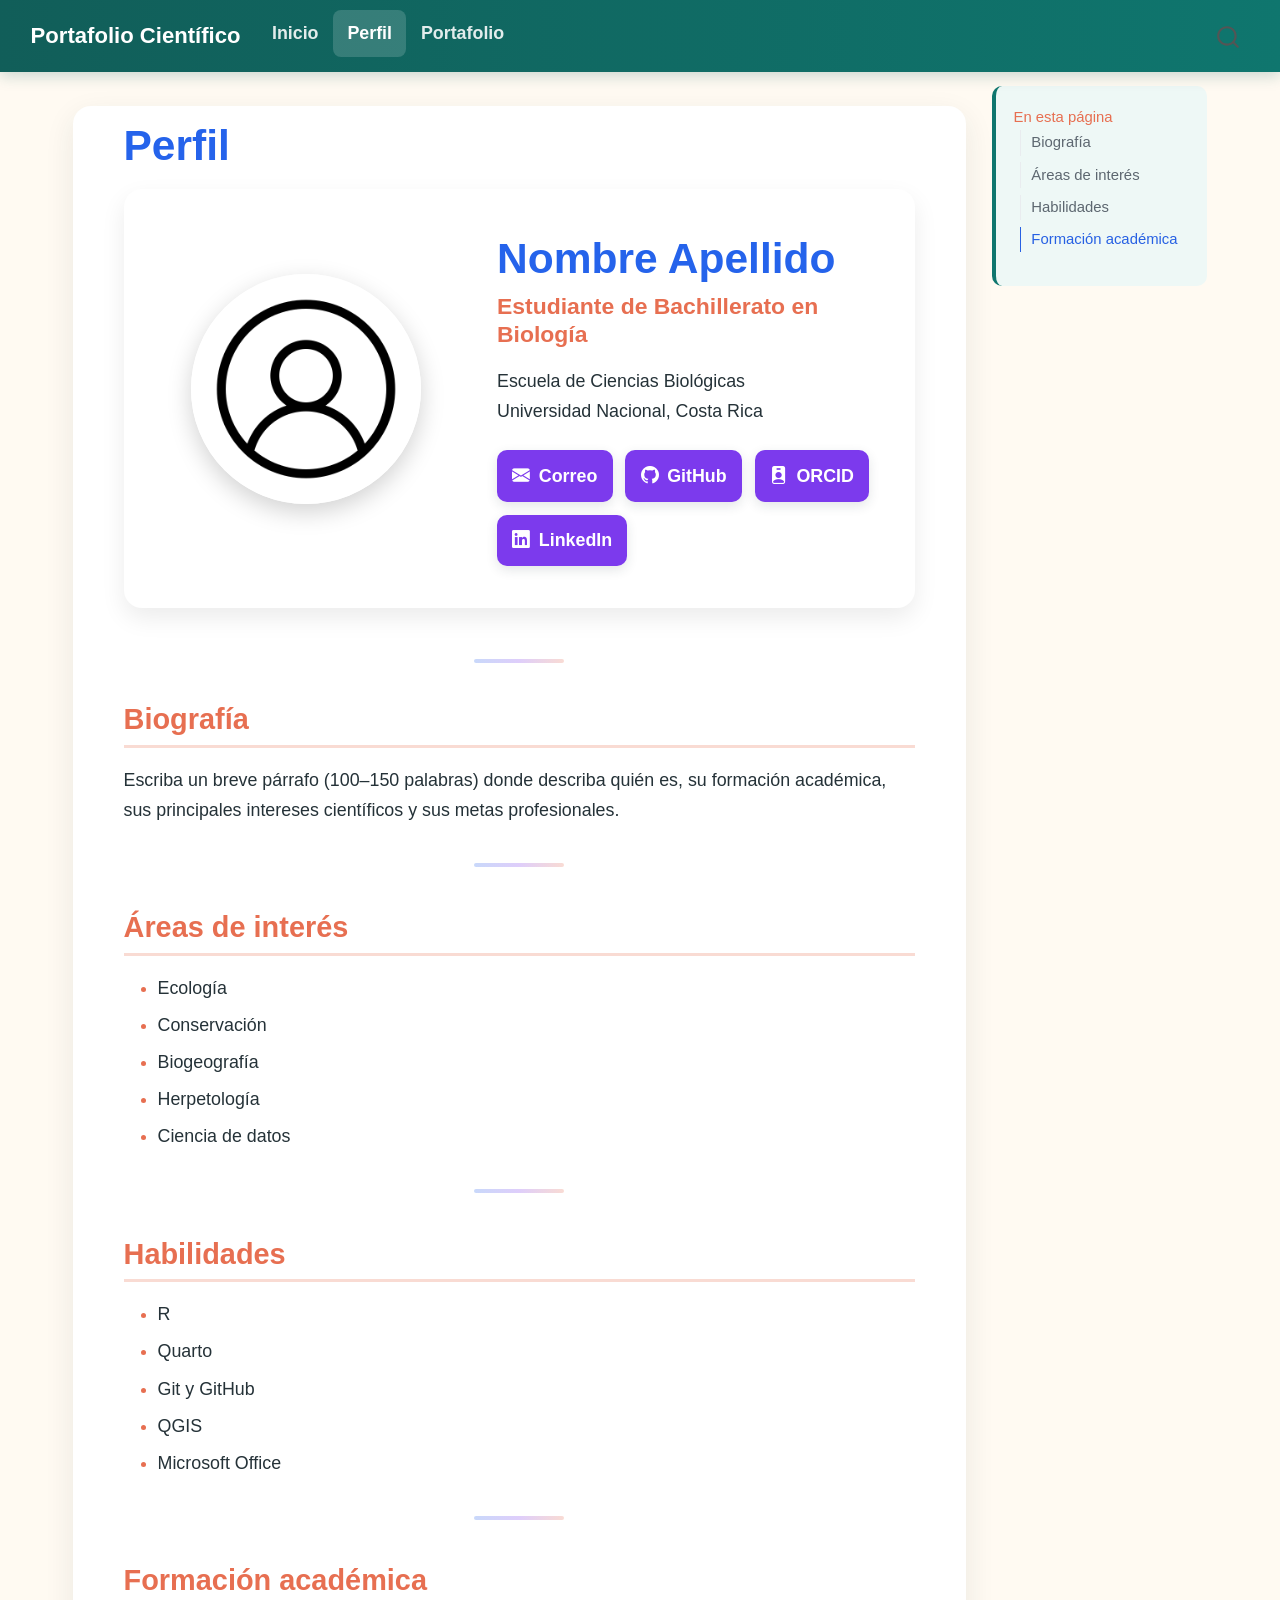
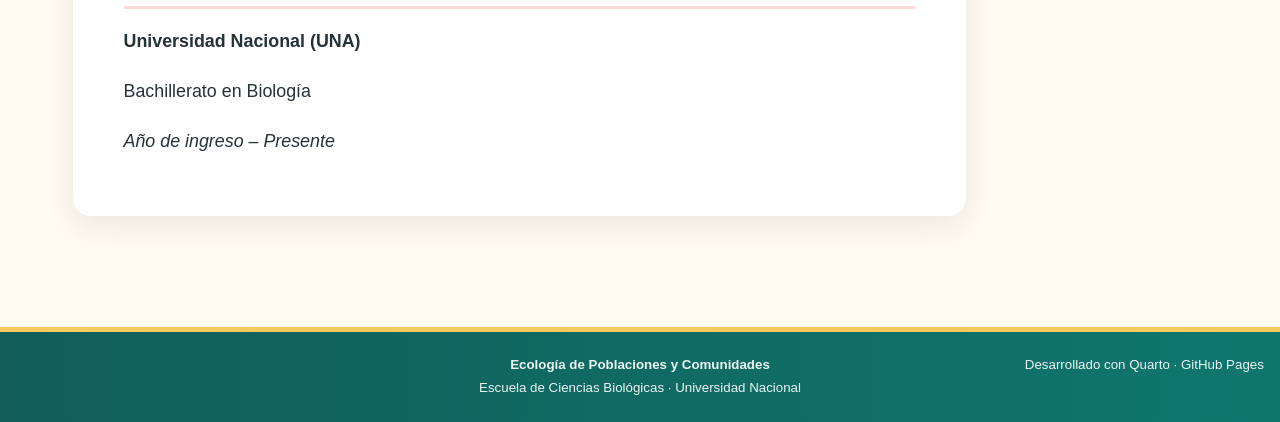
<file: docs/about.html>
<!DOCTYPE html>
<html xmlns="http://www.w3.org/1999/xhtml" lang="es" xml:lang="es"><head>

<meta charset="utf-8">
<meta name="generator" content="quarto-1.9.38">

<meta name="viewport" content="width=device-width, initial-scale=1.0, user-scalable=yes">


<title>Perfil – Portafolio Científico</title>
<style>
/* Default styles provided by pandoc.
** See https://pandoc.org/MANUAL.html#variables-for-html for config info.
*/
code{white-space: pre-wrap;}
span.smallcaps{font-variant: small-caps;}
div.columns{display: flex; gap: min(4vw, 1.5em);}
div.column{flex: auto; overflow-x: auto;}
div.hanging-indent{margin-left: 1.5em; text-indent: -1.5em;}
ul.task-list{list-style: none;}
ul.task-list li input[type="checkbox"] {
  width: 0.8em;
  margin: 0 0.8em 0.2em -1em; /* quarto-specific, see https://github.com/quarto-dev/quarto-cli/issues/4556 */ 
  vertical-align: middle;
}
</style>


<script src="site_libs/quarto-nav/quarto-nav.js"></script>
<script src="site_libs/quarto-nav/headroom.min.js"></script>
<script src="site_libs/clipboard/clipboard.min.js"></script>
<script src="site_libs/quarto-search/autocomplete.umd.js"></script>
<script src="site_libs/quarto-search/fuse.min.js"></script>
<script src="site_libs/quarto-search/quarto-search.js"></script>
<meta name="quarto:offset" content="./">
<script src="site_libs/quarto-html/quarto.js" type="module"></script>
<script src="site_libs/quarto-html/tabsets/tabsets.js" type="module"></script>
<script src="site_libs/quarto-html/popper.min.js"></script>
<script src="site_libs/quarto-html/tippy.umd.min.js"></script>
<script src="site_libs/quarto-html/anchor.min.js"></script>
<link href="site_libs/quarto-html/tippy.css" rel="stylesheet">
<link href="site_libs/quarto-html/quarto-syntax-highlighting-15634bcf2e68342d4ad2dfa704d543f6.css" rel="stylesheet" id="quarto-text-highlighting-styles">
<script src="site_libs/bootstrap/bootstrap.min.js"></script>
<link href="site_libs/bootstrap/bootstrap-icons.css" rel="stylesheet">
<link href="site_libs/bootstrap/bootstrap-a0f9fd0d421825b736dc1bbcbcba2219.min.css" rel="stylesheet" append-hash="true" id="quarto-bootstrap" data-mode="light">
<script id="quarto-search-options" type="application/json">{
  "location": "navbar",
  "copy-button": false,
  "collapse-after": 3,
  "panel-placement": "end",
  "type": "overlay",
  "limit": 50,
  "keyboard-shortcut": [
    "f",
    "/",
    "s"
  ],
  "show-item-context": false,
  "language": {
    "search-no-results-text": "No se han encontrado resultados",
    "search-matching-documents-text": "documentos encontrados",
    "search-copy-link-title": "Copiar el enlace en la búsqueda",
    "search-hide-matches-text": "Ocultar resultados adicionales",
    "search-more-match-text": "resultado adicional en este documento",
    "search-more-matches-text": "resultados adicionales en este documento",
    "search-clear-button-title": "Borrar",
    "search-text-placeholder": "",
    "search-detached-cancel-button-title": "Cancelar",
    "search-submit-button-title": "Enviar",
    "search-label": "Buscar"
  }
}</script>
<link rel="stylesheet" href="https://cdn.jsdelivr.net/npm/bootstrap-icons@1.11.3/font/bootstrap-icons.min.css">


<link rel="stylesheet" href="styles.css">
</head>

<body class="nav-fixed quarto-light">

<div id="quarto-search-results"></div>
  <header id="quarto-header" class="headroom fixed-top">
    <nav class="navbar navbar-expand-lg " data-bs-theme="dark">
      <div class="navbar-container container-fluid">
      <div class="navbar-brand-container mx-auto">
    <a class="navbar-brand" href="./index.html">
    <span class="navbar-title">Portafolio Científico</span>
    </a>
  </div>
            <div id="quarto-search" class="" title="Buscar"></div>
          <button class="navbar-toggler" type="button" data-bs-toggle="collapse" data-bs-target="#navbarCollapse" aria-controls="navbarCollapse" role="menu" aria-expanded="false" aria-label="Navegación de palanca" onclick="if (window.quartoToggleHeadroom) { window.quartoToggleHeadroom(); }">
  <span class="navbar-toggler-icon"></span>
</button>
          <div class="collapse navbar-collapse" id="navbarCollapse">
            <ul class="navbar-nav navbar-nav-scroll me-auto">
  <li class="nav-item">
    <a class="nav-link" href="./index.html"> 
<span class="menu-text">Inicio</span></a>
  </li>  
  <li class="nav-item">
    <a class="nav-link active" href="./about.html" aria-current="page"> 
<span class="menu-text">Perfil</span></a>
  </li>  
  <li class="nav-item">
    <a class="nav-link" href="./portfolio.html"> 
<span class="menu-text">Portafolio</span></a>
  </li>  
</ul>
          </div> <!-- /navcollapse -->
            <div class="quarto-navbar-tools">
</div>
      </div> <!-- /container-fluid -->
    </nav>
</header>
<!-- content -->
<div id="quarto-content" class="quarto-container page-columns page-rows-contents page-layout-full page-navbar">
<!-- sidebar -->
<!-- margin-sidebar -->
    <div id="quarto-margin-sidebar" class="sidebar margin-sidebar">
        <nav id="TOC" role="doc-toc" class="toc-active">
    <h2 id="toc-title">En esta página</h2>
   
  <ul>
  <li><a href="#biografía" id="toc-biografía" class="nav-link active" data-scroll-target="#biografía">Biografía</a></li>
  <li><a href="#áreas-de-interés" id="toc-áreas-de-interés" class="nav-link" data-scroll-target="#áreas-de-interés">Áreas de interés</a></li>
  <li><a href="#habilidades" id="toc-habilidades" class="nav-link" data-scroll-target="#habilidades">Habilidades</a></li>
  <li><a href="#formación-académica" id="toc-formación-académica" class="nav-link" data-scroll-target="#formación-académica">Formación académica</a></li>
  </ul>
</nav>
    </div>
<!-- main -->
<main class="content column-page-left" id="quarto-document-content">

<header id="title-block-header" class="quarto-title-block default">
<div class="quarto-title">
<h1 class="title">Perfil</h1>
</div>



<div class="quarto-title-meta column-page-left">

    
  
    
  </div>
  


</header>


<div class="perfil-superior">
<div class="perfil-foto">
<p><img src="images/profile.png" class="img-fluid" alt="Fotografía de perfil"></p>
</div>
<section id="nombre-apellido" class="level1 perfil-info">
<h1>Nombre Apellido</h1>
<section id="estudiante-de-bachillerato-en-biología" class="level2">
<h2 class="anchored" data-anchor-id="estudiante-de-bachillerato-en-biología">Estudiante de Bachillerato en Biología</h2>
<p>Escuela de Ciencias Biológicas<br>
Universidad Nacional, Costa Rica</p>
<div class="enlaces-perfil">
<p><a href="mailto:nombre.apellido@est.una.ac.cr"><i class="bi bi-envelope-fill"></i> Correo</a></p>
<p><a href="https://github.com/usuario"><i class="bi bi-github"></i> GitHub</a></p>
<p><a href="https://orcid.org/0000-0000-0000-0000"><i class="bi bi-person-badge-fill"></i> ORCID</a></p>
<p><a href="https://linkedin.com/in/usuario"><i class="bi bi-linkedin"></i> LinkedIn</a></p>
</div>
</section>
</section>
</div>
<hr>
<section id="biografía" class="level2">
<h2 class="anchored" data-anchor-id="biografía">Biografía</h2>
<p>Escriba un breve párrafo (100–150 palabras) donde describa quién es, su formación académica, sus principales intereses científicos y sus metas profesionales.</p>
<hr>
</section>
<section id="áreas-de-interés" class="level2">
<h2 class="anchored" data-anchor-id="áreas-de-interés">Áreas de interés</h2>
<ul>
<li>Ecología</li>
<li>Conservación</li>
<li>Biogeografía</li>
<li>Herpetología</li>
<li>Ciencia de datos</li>
</ul>
<hr>
</section>
<section id="habilidades" class="level2">
<h2 class="anchored" data-anchor-id="habilidades">Habilidades</h2>
<ul>
<li>R</li>
<li>Quarto</li>
<li>Git y GitHub</li>
<li>QGIS</li>
<li>Microsoft Office</li>
</ul>
<hr>
</section>
<section id="formación-académica" class="level2">
<h2 class="anchored" data-anchor-id="formación-académica">Formación académica</h2>
<p><strong>Universidad Nacional (UNA)</strong></p>
<p>Bachillerato en Biología</p>
<p><em>Año de ingreso – Presente</em></p>


</section>

</main> <!-- /main -->
<script id="quarto-html-after-body" type="application/javascript">
  window.document.addEventListener("DOMContentLoaded", function (event) {
    const icon = "";
    const anchorJS = new window.AnchorJS();
    anchorJS.options = {
      placement: 'right',
      icon: icon
    };
    anchorJS.add('.anchored');
    const isCodeAnnotation = (el) => {
      for (const clz of el.classList) {
        if (clz.startsWith('code-annotation-')) {                     
          return true;
        }
      }
      return false;
    }
    const onCopySuccess = function(e) {
      // button target
      const button = e.trigger;
      // don't keep focus
      button.blur();
      // flash "checked"
      button.classList.add('code-copy-button-checked');
      var currentTitle = button.getAttribute("title");
      button.setAttribute("title", "Copiado");
      let tooltip;
      if (window.bootstrap) {
        button.setAttribute("data-bs-toggle", "tooltip");
        button.setAttribute("data-bs-placement", "left");
        button.setAttribute("data-bs-title", "Copiado");
        tooltip = new bootstrap.Tooltip(button, 
          { trigger: "manual", 
            customClass: "code-copy-button-tooltip",
            offset: [0, -8]});
        tooltip.show();    
      }
      setTimeout(function() {
        if (tooltip) {
          tooltip.hide();
          button.removeAttribute("data-bs-title");
          button.removeAttribute("data-bs-toggle");
          button.removeAttribute("data-bs-placement");
        }
        button.setAttribute("title", currentTitle);
        button.classList.remove('code-copy-button-checked');
      }, 1000);
      // clear code selection
      e.clearSelection();
    }
    const getTextToCopy = function(trigger) {
      const outerScaffold = trigger.parentElement.cloneNode(true);
      const codeEl = outerScaffold.querySelector('code');
      for (const childEl of codeEl.children) {
        if (isCodeAnnotation(childEl)) {
          childEl.remove();
        }
      }
      return codeEl.innerText;
    }
    const clipboard = new window.ClipboardJS('.code-copy-button:not([data-in-quarto-modal])', {
      text: getTextToCopy
    });
    clipboard.on('success', onCopySuccess);
    if (window.document.getElementById('quarto-embedded-source-code-modal')) {
      const clipboardModal = new window.ClipboardJS('.code-copy-button[data-in-quarto-modal]', {
        text: getTextToCopy,
        container: window.document.getElementById('quarto-embedded-source-code-modal')
      });
      clipboardModal.on('success', onCopySuccess);
    }
      var localhostRegex = new RegExp(/^(?:http|https):\/\/localhost\:?[0-9]*\//);
      var mailtoRegex = new RegExp(/^mailto:/);
        var filterRegex = new RegExp('/' + window.location.host + '/');
      var isInternal = (href) => {
          return filterRegex.test(href) || localhostRegex.test(href) || mailtoRegex.test(href);
      }
      // Inspect non-navigation links and adorn them if external
     var links = window.document.querySelectorAll('a[href]:not(.nav-link):not(.navbar-brand):not(.toc-action):not(.sidebar-link):not(.sidebar-item-toggle):not(.pagination-link):not(.no-external):not([aria-hidden]):not(.dropdown-item):not(.quarto-navigation-tool):not(.about-link)');
      for (var i=0; i<links.length; i++) {
        const link = links[i];
        if (!isInternal(link.href)) {
          // undo the damage that might have been done by quarto-nav.js in the case of
          // links that we want to consider external
          if (link.dataset.originalHref !== undefined) {
            link.href = link.dataset.originalHref;
          }
        }
      }
    function tippyHover(el, contentFn, onTriggerFn, onUntriggerFn) {
      const config = {
        allowHTML: true,
        maxWidth: 500,
        delay: 100,
        arrow: false,
        appendTo: function(el) {
            return el.parentElement;
        },
        interactive: true,
        interactiveBorder: 10,
        theme: 'quarto',
        placement: 'bottom-start',
      };
      if (contentFn) {
        config.content = contentFn;
      }
      if (onTriggerFn) {
        config.onTrigger = onTriggerFn;
      }
      if (onUntriggerFn) {
        config.onUntrigger = onUntriggerFn;
      }
      window.tippy(el, config); 
    }
    const noterefs = window.document.querySelectorAll('a[role="doc-noteref"]');
    for (var i=0; i<noterefs.length; i++) {
      const ref = noterefs[i];
      tippyHover(ref, function() {
        // use id or data attribute instead here
        let href = ref.getAttribute('data-footnote-href') || ref.getAttribute('href');
        try { href = new URL(href).hash; } catch {}
        const id = href.replace(/^#\/?/, "");
        const note = window.document.getElementById(id);
        if (note) {
          return note.innerHTML;
        } else {
          return "";
        }
      });
    }
    const xrefs = window.document.querySelectorAll('a.quarto-xref');
    const processXRef = (id, note) => {
      // Strip column container classes
      const stripColumnClz = (el) => {
        el.classList.remove("page-full", "page-columns");
        if (el.children) {
          for (const child of el.children) {
            stripColumnClz(child);
          }
        }
      }
      stripColumnClz(note)
      if (id === null || id.startsWith('sec-')) {
        // Special case sections, only their first couple elements
        const container = document.createElement("div");
        if (note.children && note.children.length > 2) {
          container.appendChild(note.children[0].cloneNode(true));
          for (let i = 1; i < note.children.length; i++) {
            const child = note.children[i];
            if (child.tagName === "P" && child.innerText === "") {
              continue;
            } else {
              container.appendChild(child.cloneNode(true));
              break;
            }
          }
          if (window.Quarto?.typesetMath) {
            window.Quarto.typesetMath(container);
          }
          return container.innerHTML
        } else {
          if (window.Quarto?.typesetMath) {
            window.Quarto.typesetMath(note);
          }
          return note.innerHTML;
        }
      } else {
        // Remove any anchor links if they are present
        const anchorLink = note.querySelector('a.anchorjs-link');
        if (anchorLink) {
          anchorLink.remove();
        }
        if (window.Quarto?.typesetMath) {
          window.Quarto.typesetMath(note);
        }
        if (note.classList.contains("callout")) {
          return note.outerHTML;
        } else {
          return note.innerHTML;
        }
      }
    }
    for (var i=0; i<xrefs.length; i++) {
      const xref = xrefs[i];
      tippyHover(xref, undefined, function(instance) {
        instance.disable();
        let url = xref.getAttribute('href');
        let hash = undefined; 
        if (url.startsWith('#')) {
          hash = url;
        } else {
          try { hash = new URL(url).hash; } catch {}
        }
        if (hash) {
          const id = hash.replace(/^#\/?/, "");
          const note = window.document.getElementById(id);
          if (note !== null) {
            try {
              const html = processXRef(id, note.cloneNode(true));
              instance.setContent(html);
            } finally {
              instance.enable();
              instance.show();
            }
          } else {
            // See if we can fetch this
            fetch(url.split('#')[0])
            .then(res => res.text())
            .then(html => {
              const parser = new DOMParser();
              const htmlDoc = parser.parseFromString(html, "text/html");
              const note = htmlDoc.getElementById(id);
              if (note !== null) {
                const html = processXRef(id, note);
                instance.setContent(html);
              } 
            }).finally(() => {
              instance.enable();
              instance.show();
            });
          }
        } else {
          // See if we can fetch a full url (with no hash to target)
          // This is a special case and we should probably do some content thinning / targeting
          fetch(url)
          .then(res => res.text())
          .then(html => {
            const parser = new DOMParser();
            const htmlDoc = parser.parseFromString(html, "text/html");
            const note = htmlDoc.querySelector('main.content');
            if (note !== null) {
              // This should only happen for chapter cross references
              // (since there is no id in the URL)
              // remove the first header
              if (note.children.length > 0 && note.children[0].tagName === "HEADER") {
                note.children[0].remove();
              }
              const html = processXRef(null, note);
              instance.setContent(html);
            } 
          }).finally(() => {
            instance.enable();
            instance.show();
          });
        }
      }, function(instance) {
      });
    }
        let selectedAnnoteEl;
        const selectorForAnnotation = ( cell, annotation) => {
          let cellAttr = 'data-code-cell="' + cell + '"';
          let lineAttr = 'data-code-annotation="' +  annotation + '"';
          const selector = 'span[' + cellAttr + '][' + lineAttr + ']';
          return selector;
        }
        const selectCodeLines = (annoteEl) => {
          const doc = window.document;
          const targetCell = annoteEl.getAttribute("data-target-cell");
          const targetAnnotation = annoteEl.getAttribute("data-target-annotation");
          const annoteSpan = window.document.querySelector(selectorForAnnotation(targetCell, targetAnnotation));
          const lines = annoteSpan.getAttribute("data-code-lines").split(",");
          const lineIds = lines.map((line) => {
            return targetCell + "-" + line;
          })
          let top = null;
          let height = null;
          let parent = null;
          if (lineIds.length > 0) {
              //compute the position of the single el (top and bottom and make a div)
              const el = window.document.getElementById(lineIds[0]);
              top = el.offsetTop;
              height = el.offsetHeight;
              parent = el.parentElement.parentElement;
            if (lineIds.length > 1) {
              const lastEl = window.document.getElementById(lineIds[lineIds.length - 1]);
              const bottom = lastEl.offsetTop + lastEl.offsetHeight;
              height = bottom - top;
            }
            if (top !== null && height !== null && parent !== null) {
              // cook up a div (if necessary) and position it 
              let div = window.document.getElementById("code-annotation-line-highlight");
              if (div === null) {
                div = window.document.createElement("div");
                div.setAttribute("id", "code-annotation-line-highlight");
                div.style.position = 'absolute';
                parent.appendChild(div);
              }
              div.style.top = top - 2 + "px";
              div.style.height = height + 4 + "px";
              div.style.left = 0;
              let gutterDiv = window.document.getElementById("code-annotation-line-highlight-gutter");
              if (gutterDiv === null) {
                gutterDiv = window.document.createElement("div");
                gutterDiv.setAttribute("id", "code-annotation-line-highlight-gutter");
                gutterDiv.style.position = 'absolute';
                const codeCell = window.document.getElementById(targetCell);
                const gutter = codeCell.querySelector('.code-annotation-gutter');
                gutter.appendChild(gutterDiv);
              }
              gutterDiv.style.top = top - 2 + "px";
              gutterDiv.style.height = height + 4 + "px";
            }
            selectedAnnoteEl = annoteEl;
          }
        };
        const unselectCodeLines = () => {
          const elementsIds = ["code-annotation-line-highlight", "code-annotation-line-highlight-gutter"];
          elementsIds.forEach((elId) => {
            const div = window.document.getElementById(elId);
            if (div) {
              div.remove();
            }
          });
          selectedAnnoteEl = undefined;
        };
          // Handle positioning of the toggle
      window.addEventListener(
        "resize",
        throttle(() => {
          elRect = undefined;
          if (selectedAnnoteEl) {
            selectCodeLines(selectedAnnoteEl);
          }
        }, 10)
      );
      function throttle(fn, ms) {
      let throttle = false;
      let timer;
        return (...args) => {
          if(!throttle) { // first call gets through
              fn.apply(this, args);
              throttle = true;
          } else { // all the others get throttled
              if(timer) clearTimeout(timer); // cancel #2
              timer = setTimeout(() => {
                fn.apply(this, args);
                timer = throttle = false;
              }, ms);
          }
        };
      }
        // Attach click handler to the DT
        const annoteDls = window.document.querySelectorAll('dt[data-target-cell]');
        for (const annoteDlNode of annoteDls) {
          annoteDlNode.addEventListener('click', (event) => {
            const clickedEl = event.target;
            if (clickedEl !== selectedAnnoteEl) {
              unselectCodeLines();
              const activeEl = window.document.querySelector('dt[data-target-cell].code-annotation-active');
              if (activeEl) {
                activeEl.classList.remove('code-annotation-active');
              }
              selectCodeLines(clickedEl);
              clickedEl.classList.add('code-annotation-active');
            } else {
              // Unselect the line
              unselectCodeLines();
              clickedEl.classList.remove('code-annotation-active');
            }
          });
        }
    const findCites = (el) => {
      const parentEl = el.parentElement;
      if (parentEl) {
        const cites = parentEl.dataset.cites;
        if (cites) {
          return {
            el,
            cites: cites.split(' ')
          };
        } else {
          return findCites(el.parentElement)
        }
      } else {
        return undefined;
      }
    };
    var bibliorefs = window.document.querySelectorAll('a[role="doc-biblioref"]');
    for (var i=0; i<bibliorefs.length; i++) {
      const ref = bibliorefs[i];
      const citeInfo = findCites(ref);
      if (citeInfo) {
        tippyHover(citeInfo.el, function() {
          var popup = window.document.createElement('div');
          citeInfo.cites.forEach(function(cite) {
            var citeDiv = window.document.createElement('div');
            citeDiv.classList.add('hanging-indent');
            citeDiv.classList.add('csl-entry');
            var biblioDiv = window.document.getElementById('ref-' + cite);
            if (biblioDiv) {
              citeDiv.innerHTML = biblioDiv.innerHTML;
            }
            popup.appendChild(citeDiv);
          });
          return popup.innerHTML;
        });
      }
    }
  });
  </script>
</div> <!-- /content -->
<footer class="footer">
  <div class="nav-footer">
    <div class="nav-footer-left">
      &nbsp;
    </div>   
    <div class="nav-footer-center">
<div class="footer-curso">
<p><span class="footer-titulo">Ecología de Poblaciones y Comunidades</span> <span class="footer-institucion">Escuela de Ciencias Biológicas · Universidad Nacional</span></p>
</div>
</div>
    <div class="nav-footer-right">
<p>Desarrollado con Quarto · GitHub Pages</p>
</div>
  </div>
</footer>




</body></html>
</file>
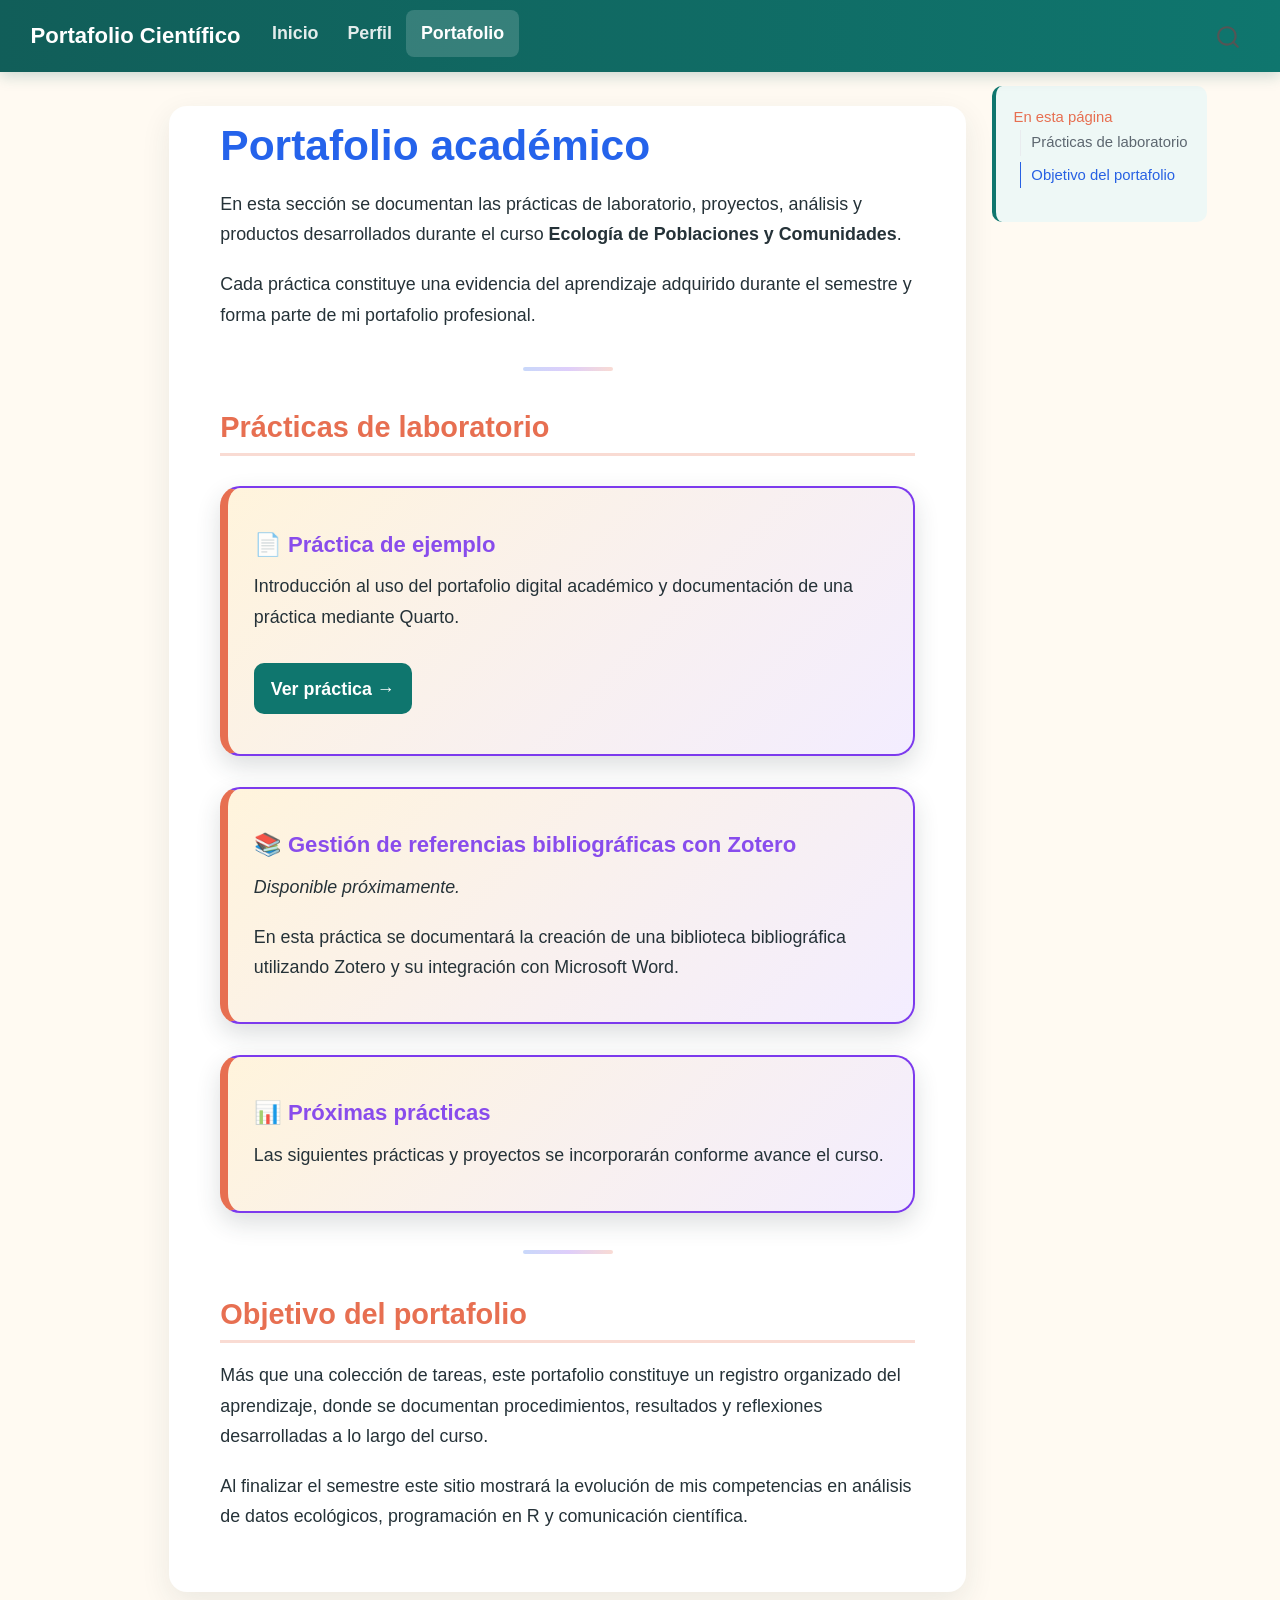
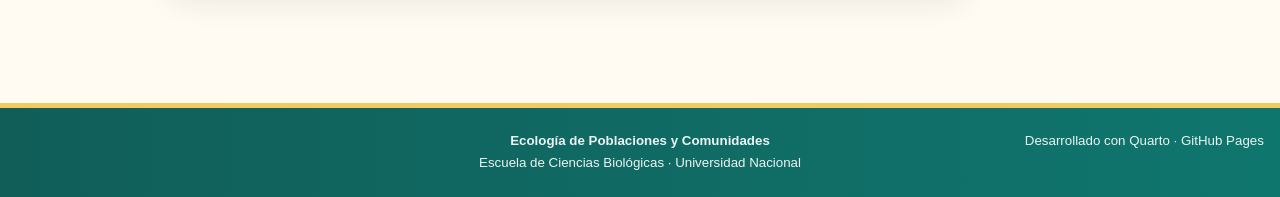
<file: docs/portfolio.html>
<!DOCTYPE html>
<html xmlns="http://www.w3.org/1999/xhtml" lang="es" xml:lang="es"><head>

<meta charset="utf-8">
<meta name="generator" content="quarto-1.9.38">

<meta name="viewport" content="width=device-width, initial-scale=1.0, user-scalable=yes">


<title>Portafolio académico – Portafolio Científico</title>
<style>
/* Default styles provided by pandoc.
** See https://pandoc.org/MANUAL.html#variables-for-html for config info.
*/
code{white-space: pre-wrap;}
span.smallcaps{font-variant: small-caps;}
div.columns{display: flex; gap: min(4vw, 1.5em);}
div.column{flex: auto; overflow-x: auto;}
div.hanging-indent{margin-left: 1.5em; text-indent: -1.5em;}
ul.task-list{list-style: none;}
ul.task-list li input[type="checkbox"] {
  width: 0.8em;
  margin: 0 0.8em 0.2em -1em; /* quarto-specific, see https://github.com/quarto-dev/quarto-cli/issues/4556 */ 
  vertical-align: middle;
}
</style>


<script src="site_libs/quarto-nav/quarto-nav.js"></script>
<script src="site_libs/quarto-nav/headroom.min.js"></script>
<script src="site_libs/clipboard/clipboard.min.js"></script>
<script src="site_libs/quarto-search/autocomplete.umd.js"></script>
<script src="site_libs/quarto-search/fuse.min.js"></script>
<script src="site_libs/quarto-search/quarto-search.js"></script>
<meta name="quarto:offset" content="./">
<script src="site_libs/quarto-html/quarto.js" type="module"></script>
<script src="site_libs/quarto-html/tabsets/tabsets.js" type="module"></script>
<script src="site_libs/quarto-html/popper.min.js"></script>
<script src="site_libs/quarto-html/tippy.umd.min.js"></script>
<script src="site_libs/quarto-html/anchor.min.js"></script>
<link href="site_libs/quarto-html/tippy.css" rel="stylesheet">
<link href="site_libs/quarto-html/quarto-syntax-highlighting-15634bcf2e68342d4ad2dfa704d543f6.css" rel="stylesheet" id="quarto-text-highlighting-styles">
<script src="site_libs/bootstrap/bootstrap.min.js"></script>
<link href="site_libs/bootstrap/bootstrap-icons.css" rel="stylesheet">
<link href="site_libs/bootstrap/bootstrap-a0f9fd0d421825b736dc1bbcbcba2219.min.css" rel="stylesheet" append-hash="true" id="quarto-bootstrap" data-mode="light">
<script id="quarto-search-options" type="application/json">{
  "location": "navbar",
  "copy-button": false,
  "collapse-after": 3,
  "panel-placement": "end",
  "type": "overlay",
  "limit": 50,
  "keyboard-shortcut": [
    "f",
    "/",
    "s"
  ],
  "show-item-context": false,
  "language": {
    "search-no-results-text": "No se han encontrado resultados",
    "search-matching-documents-text": "documentos encontrados",
    "search-copy-link-title": "Copiar el enlace en la búsqueda",
    "search-hide-matches-text": "Ocultar resultados adicionales",
    "search-more-match-text": "resultado adicional en este documento",
    "search-more-matches-text": "resultados adicionales en este documento",
    "search-clear-button-title": "Borrar",
    "search-text-placeholder": "",
    "search-detached-cancel-button-title": "Cancelar",
    "search-submit-button-title": "Enviar",
    "search-label": "Buscar"
  }
}</script>
<link rel="stylesheet" href="https://cdn.jsdelivr.net/npm/bootstrap-icons@1.11.3/font/bootstrap-icons.min.css">


<link rel="stylesheet" href="styles.css">
</head>

<body class="nav-fixed quarto-light">

<div id="quarto-search-results"></div>
  <header id="quarto-header" class="headroom fixed-top">
    <nav class="navbar navbar-expand-lg " data-bs-theme="dark">
      <div class="navbar-container container-fluid">
      <div class="navbar-brand-container mx-auto">
    <a class="navbar-brand" href="./index.html">
    <span class="navbar-title">Portafolio Científico</span>
    </a>
  </div>
            <div id="quarto-search" class="" title="Buscar"></div>
          <button class="navbar-toggler" type="button" data-bs-toggle="collapse" data-bs-target="#navbarCollapse" aria-controls="navbarCollapse" role="menu" aria-expanded="false" aria-label="Navegación de palanca" onclick="if (window.quartoToggleHeadroom) { window.quartoToggleHeadroom(); }">
  <span class="navbar-toggler-icon"></span>
</button>
          <div class="collapse navbar-collapse" id="navbarCollapse">
            <ul class="navbar-nav navbar-nav-scroll me-auto">
  <li class="nav-item">
    <a class="nav-link" href="./index.html"> 
<span class="menu-text">Inicio</span></a>
  </li>  
  <li class="nav-item">
    <a class="nav-link" href="./about.html"> 
<span class="menu-text">Perfil</span></a>
  </li>  
  <li class="nav-item">
    <a class="nav-link active" href="./portfolio.html" aria-current="page"> 
<span class="menu-text">Portafolio</span></a>
  </li>  
</ul>
          </div> <!-- /navcollapse -->
            <div class="quarto-navbar-tools">
</div>
      </div> <!-- /container-fluid -->
    </nav>
</header>
<!-- content -->
<div id="quarto-content" class="quarto-container page-columns page-rows-contents page-layout-article page-navbar">
<!-- sidebar -->
<!-- margin-sidebar -->
    <div id="quarto-margin-sidebar" class="sidebar margin-sidebar">
        <nav id="TOC" role="doc-toc" class="toc-active">
    <h2 id="toc-title">En esta página</h2>
   
  <ul>
  <li><a href="#prácticas-de-laboratorio" id="toc-prácticas-de-laboratorio" class="nav-link active" data-scroll-target="#prácticas-de-laboratorio">Prácticas de laboratorio</a>
  <ul class="collapse">
  <li><a href="#práctica-de-ejemplo" id="toc-práctica-de-ejemplo" class="nav-link" data-scroll-target="#práctica-de-ejemplo">📄 Práctica de ejemplo</a></li>
  <li><a href="#gestión-de-referencias-bibliográficas-con-zotero" id="toc-gestión-de-referencias-bibliográficas-con-zotero" class="nav-link" data-scroll-target="#gestión-de-referencias-bibliográficas-con-zotero">📚 Gestión de referencias bibliográficas con Zotero</a></li>
  <li><a href="#próximas-prácticas" id="toc-próximas-prácticas" class="nav-link" data-scroll-target="#próximas-prácticas">📊 Próximas prácticas</a></li>
  </ul></li>
  <li><a href="#objetivo-del-portafolio" id="toc-objetivo-del-portafolio" class="nav-link" data-scroll-target="#objetivo-del-portafolio">Objetivo del portafolio</a></li>
  </ul>
</nav>
    </div>
<!-- main -->
<main class="content" id="quarto-document-content">

<header id="title-block-header" class="quarto-title-block default">
<div class="quarto-title">
<h1 class="title">Portafolio académico</h1>
</div>



<div class="quarto-title-meta">

    
  
    
  </div>
  


</header>


<p>En esta sección se documentan las prácticas de laboratorio, proyectos, análisis y productos desarrollados durante el curso <strong>Ecología de Poblaciones y Comunidades</strong>.</p>
<p>Cada práctica constituye una evidencia del aprendizaje adquirido durante el semestre y forma parte de mi portafolio profesional.</p>
<hr>
<section id="prácticas-de-laboratorio" class="level2">
<h2 class="anchored" data-anchor-id="prácticas-de-laboratorio">Prácticas de laboratorio</h2>
<section id="práctica-de-ejemplo" class="level3 portfolio-item">
<h3 class="anchored" data-anchor-id="práctica-de-ejemplo">📄 Práctica de ejemplo</h3>
<p>Introducción al uso del portafolio digital académico y documentación de una práctica mediante Quarto.</p>
<p><a href="./práctica-ejemplo.html">Ver práctica →</a></p>
</section>
<section id="gestión-de-referencias-bibliográficas-con-zotero" class="level3 portfolio-item">
<h3 class="anchored" data-anchor-id="gestión-de-referencias-bibliográficas-con-zotero">📚 Gestión de referencias bibliográficas con Zotero</h3>
<p><em>Disponible próximamente.</em></p>
<p>En esta práctica se documentará la creación de una biblioteca bibliográfica utilizando Zotero y su integración con Microsoft Word.</p>
</section>
<section id="próximas-prácticas" class="level3 portfolio-item">
<h3 class="anchored" data-anchor-id="próximas-prácticas">📊 Próximas prácticas</h3>
<p>Las siguientes prácticas y proyectos se incorporarán conforme avance el curso.</p>
</section>
<hr>
</section>
<section id="objetivo-del-portafolio" class="level2">
<h2 class="anchored" data-anchor-id="objetivo-del-portafolio">Objetivo del portafolio</h2>
<p>Más que una colección de tareas, este portafolio constituye un registro organizado del aprendizaje, donde se documentan procedimientos, resultados y reflexiones desarrolladas a lo largo del curso.</p>
<p>Al finalizar el semestre este sitio mostrará la evolución de mis competencias en análisis de datos ecológicos, programación en R y comunicación científica.</p>


</section>

</main> <!-- /main -->
<script id="quarto-html-after-body" type="application/javascript">
  window.document.addEventListener("DOMContentLoaded", function (event) {
    const icon = "";
    const anchorJS = new window.AnchorJS();
    anchorJS.options = {
      placement: 'right',
      icon: icon
    };
    anchorJS.add('.anchored');
    const isCodeAnnotation = (el) => {
      for (const clz of el.classList) {
        if (clz.startsWith('code-annotation-')) {                     
          return true;
        }
      }
      return false;
    }
    const onCopySuccess = function(e) {
      // button target
      const button = e.trigger;
      // don't keep focus
      button.blur();
      // flash "checked"
      button.classList.add('code-copy-button-checked');
      var currentTitle = button.getAttribute("title");
      button.setAttribute("title", "Copiado");
      let tooltip;
      if (window.bootstrap) {
        button.setAttribute("data-bs-toggle", "tooltip");
        button.setAttribute("data-bs-placement", "left");
        button.setAttribute("data-bs-title", "Copiado");
        tooltip = new bootstrap.Tooltip(button, 
          { trigger: "manual", 
            customClass: "code-copy-button-tooltip",
            offset: [0, -8]});
        tooltip.show();    
      }
      setTimeout(function() {
        if (tooltip) {
          tooltip.hide();
          button.removeAttribute("data-bs-title");
          button.removeAttribute("data-bs-toggle");
          button.removeAttribute("data-bs-placement");
        }
        button.setAttribute("title", currentTitle);
        button.classList.remove('code-copy-button-checked');
      }, 1000);
      // clear code selection
      e.clearSelection();
    }
    const getTextToCopy = function(trigger) {
      const outerScaffold = trigger.parentElement.cloneNode(true);
      const codeEl = outerScaffold.querySelector('code');
      for (const childEl of codeEl.children) {
        if (isCodeAnnotation(childEl)) {
          childEl.remove();
        }
      }
      return codeEl.innerText;
    }
    const clipboard = new window.ClipboardJS('.code-copy-button:not([data-in-quarto-modal])', {
      text: getTextToCopy
    });
    clipboard.on('success', onCopySuccess);
    if (window.document.getElementById('quarto-embedded-source-code-modal')) {
      const clipboardModal = new window.ClipboardJS('.code-copy-button[data-in-quarto-modal]', {
        text: getTextToCopy,
        container: window.document.getElementById('quarto-embedded-source-code-modal')
      });
      clipboardModal.on('success', onCopySuccess);
    }
      var localhostRegex = new RegExp(/^(?:http|https):\/\/localhost\:?[0-9]*\//);
      var mailtoRegex = new RegExp(/^mailto:/);
        var filterRegex = new RegExp('/' + window.location.host + '/');
      var isInternal = (href) => {
          return filterRegex.test(href) || localhostRegex.test(href) || mailtoRegex.test(href);
      }
      // Inspect non-navigation links and adorn them if external
     var links = window.document.querySelectorAll('a[href]:not(.nav-link):not(.navbar-brand):not(.toc-action):not(.sidebar-link):not(.sidebar-item-toggle):not(.pagination-link):not(.no-external):not([aria-hidden]):not(.dropdown-item):not(.quarto-navigation-tool):not(.about-link)');
      for (var i=0; i<links.length; i++) {
        const link = links[i];
        if (!isInternal(link.href)) {
          // undo the damage that might have been done by quarto-nav.js in the case of
          // links that we want to consider external
          if (link.dataset.originalHref !== undefined) {
            link.href = link.dataset.originalHref;
          }
        }
      }
    function tippyHover(el, contentFn, onTriggerFn, onUntriggerFn) {
      const config = {
        allowHTML: true,
        maxWidth: 500,
        delay: 100,
        arrow: false,
        appendTo: function(el) {
            return el.parentElement;
        },
        interactive: true,
        interactiveBorder: 10,
        theme: 'quarto',
        placement: 'bottom-start',
      };
      if (contentFn) {
        config.content = contentFn;
      }
      if (onTriggerFn) {
        config.onTrigger = onTriggerFn;
      }
      if (onUntriggerFn) {
        config.onUntrigger = onUntriggerFn;
      }
      window.tippy(el, config); 
    }
    const noterefs = window.document.querySelectorAll('a[role="doc-noteref"]');
    for (var i=0; i<noterefs.length; i++) {
      const ref = noterefs[i];
      tippyHover(ref, function() {
        // use id or data attribute instead here
        let href = ref.getAttribute('data-footnote-href') || ref.getAttribute('href');
        try { href = new URL(href).hash; } catch {}
        const id = href.replace(/^#\/?/, "");
        const note = window.document.getElementById(id);
        if (note) {
          return note.innerHTML;
        } else {
          return "";
        }
      });
    }
    const xrefs = window.document.querySelectorAll('a.quarto-xref');
    const processXRef = (id, note) => {
      // Strip column container classes
      const stripColumnClz = (el) => {
        el.classList.remove("page-full", "page-columns");
        if (el.children) {
          for (const child of el.children) {
            stripColumnClz(child);
          }
        }
      }
      stripColumnClz(note)
      if (id === null || id.startsWith('sec-')) {
        // Special case sections, only their first couple elements
        const container = document.createElement("div");
        if (note.children && note.children.length > 2) {
          container.appendChild(note.children[0].cloneNode(true));
          for (let i = 1; i < note.children.length; i++) {
            const child = note.children[i];
            if (child.tagName === "P" && child.innerText === "") {
              continue;
            } else {
              container.appendChild(child.cloneNode(true));
              break;
            }
          }
          if (window.Quarto?.typesetMath) {
            window.Quarto.typesetMath(container);
          }
          return container.innerHTML
        } else {
          if (window.Quarto?.typesetMath) {
            window.Quarto.typesetMath(note);
          }
          return note.innerHTML;
        }
      } else {
        // Remove any anchor links if they are present
        const anchorLink = note.querySelector('a.anchorjs-link');
        if (anchorLink) {
          anchorLink.remove();
        }
        if (window.Quarto?.typesetMath) {
          window.Quarto.typesetMath(note);
        }
        if (note.classList.contains("callout")) {
          return note.outerHTML;
        } else {
          return note.innerHTML;
        }
      }
    }
    for (var i=0; i<xrefs.length; i++) {
      const xref = xrefs[i];
      tippyHover(xref, undefined, function(instance) {
        instance.disable();
        let url = xref.getAttribute('href');
        let hash = undefined; 
        if (url.startsWith('#')) {
          hash = url;
        } else {
          try { hash = new URL(url).hash; } catch {}
        }
        if (hash) {
          const id = hash.replace(/^#\/?/, "");
          const note = window.document.getElementById(id);
          if (note !== null) {
            try {
              const html = processXRef(id, note.cloneNode(true));
              instance.setContent(html);
            } finally {
              instance.enable();
              instance.show();
            }
          } else {
            // See if we can fetch this
            fetch(url.split('#')[0])
            .then(res => res.text())
            .then(html => {
              const parser = new DOMParser();
              const htmlDoc = parser.parseFromString(html, "text/html");
              const note = htmlDoc.getElementById(id);
              if (note !== null) {
                const html = processXRef(id, note);
                instance.setContent(html);
              } 
            }).finally(() => {
              instance.enable();
              instance.show();
            });
          }
        } else {
          // See if we can fetch a full url (with no hash to target)
          // This is a special case and we should probably do some content thinning / targeting
          fetch(url)
          .then(res => res.text())
          .then(html => {
            const parser = new DOMParser();
            const htmlDoc = parser.parseFromString(html, "text/html");
            const note = htmlDoc.querySelector('main.content');
            if (note !== null) {
              // This should only happen for chapter cross references
              // (since there is no id in the URL)
              // remove the first header
              if (note.children.length > 0 && note.children[0].tagName === "HEADER") {
                note.children[0].remove();
              }
              const html = processXRef(null, note);
              instance.setContent(html);
            } 
          }).finally(() => {
            instance.enable();
            instance.show();
          });
        }
      }, function(instance) {
      });
    }
        let selectedAnnoteEl;
        const selectorForAnnotation = ( cell, annotation) => {
          let cellAttr = 'data-code-cell="' + cell + '"';
          let lineAttr = 'data-code-annotation="' +  annotation + '"';
          const selector = 'span[' + cellAttr + '][' + lineAttr + ']';
          return selector;
        }
        const selectCodeLines = (annoteEl) => {
          const doc = window.document;
          const targetCell = annoteEl.getAttribute("data-target-cell");
          const targetAnnotation = annoteEl.getAttribute("data-target-annotation");
          const annoteSpan = window.document.querySelector(selectorForAnnotation(targetCell, targetAnnotation));
          const lines = annoteSpan.getAttribute("data-code-lines").split(",");
          const lineIds = lines.map((line) => {
            return targetCell + "-" + line;
          })
          let top = null;
          let height = null;
          let parent = null;
          if (lineIds.length > 0) {
              //compute the position of the single el (top and bottom and make a div)
              const el = window.document.getElementById(lineIds[0]);
              top = el.offsetTop;
              height = el.offsetHeight;
              parent = el.parentElement.parentElement;
            if (lineIds.length > 1) {
              const lastEl = window.document.getElementById(lineIds[lineIds.length - 1]);
              const bottom = lastEl.offsetTop + lastEl.offsetHeight;
              height = bottom - top;
            }
            if (top !== null && height !== null && parent !== null) {
              // cook up a div (if necessary) and position it 
              let div = window.document.getElementById("code-annotation-line-highlight");
              if (div === null) {
                div = window.document.createElement("div");
                div.setAttribute("id", "code-annotation-line-highlight");
                div.style.position = 'absolute';
                parent.appendChild(div);
              }
              div.style.top = top - 2 + "px";
              div.style.height = height + 4 + "px";
              div.style.left = 0;
              let gutterDiv = window.document.getElementById("code-annotation-line-highlight-gutter");
              if (gutterDiv === null) {
                gutterDiv = window.document.createElement("div");
                gutterDiv.setAttribute("id", "code-annotation-line-highlight-gutter");
                gutterDiv.style.position = 'absolute';
                const codeCell = window.document.getElementById(targetCell);
                const gutter = codeCell.querySelector('.code-annotation-gutter');
                gutter.appendChild(gutterDiv);
              }
              gutterDiv.style.top = top - 2 + "px";
              gutterDiv.style.height = height + 4 + "px";
            }
            selectedAnnoteEl = annoteEl;
          }
        };
        const unselectCodeLines = () => {
          const elementsIds = ["code-annotation-line-highlight", "code-annotation-line-highlight-gutter"];
          elementsIds.forEach((elId) => {
            const div = window.document.getElementById(elId);
            if (div) {
              div.remove();
            }
          });
          selectedAnnoteEl = undefined;
        };
          // Handle positioning of the toggle
      window.addEventListener(
        "resize",
        throttle(() => {
          elRect = undefined;
          if (selectedAnnoteEl) {
            selectCodeLines(selectedAnnoteEl);
          }
        }, 10)
      );
      function throttle(fn, ms) {
      let throttle = false;
      let timer;
        return (...args) => {
          if(!throttle) { // first call gets through
              fn.apply(this, args);
              throttle = true;
          } else { // all the others get throttled
              if(timer) clearTimeout(timer); // cancel #2
              timer = setTimeout(() => {
                fn.apply(this, args);
                timer = throttle = false;
              }, ms);
          }
        };
      }
        // Attach click handler to the DT
        const annoteDls = window.document.querySelectorAll('dt[data-target-cell]');
        for (const annoteDlNode of annoteDls) {
          annoteDlNode.addEventListener('click', (event) => {
            const clickedEl = event.target;
            if (clickedEl !== selectedAnnoteEl) {
              unselectCodeLines();
              const activeEl = window.document.querySelector('dt[data-target-cell].code-annotation-active');
              if (activeEl) {
                activeEl.classList.remove('code-annotation-active');
              }
              selectCodeLines(clickedEl);
              clickedEl.classList.add('code-annotation-active');
            } else {
              // Unselect the line
              unselectCodeLines();
              clickedEl.classList.remove('code-annotation-active');
            }
          });
        }
    const findCites = (el) => {
      const parentEl = el.parentElement;
      if (parentEl) {
        const cites = parentEl.dataset.cites;
        if (cites) {
          return {
            el,
            cites: cites.split(' ')
          };
        } else {
          return findCites(el.parentElement)
        }
      } else {
        return undefined;
      }
    };
    var bibliorefs = window.document.querySelectorAll('a[role="doc-biblioref"]');
    for (var i=0; i<bibliorefs.length; i++) {
      const ref = bibliorefs[i];
      const citeInfo = findCites(ref);
      if (citeInfo) {
        tippyHover(citeInfo.el, function() {
          var popup = window.document.createElement('div');
          citeInfo.cites.forEach(function(cite) {
            var citeDiv = window.document.createElement('div');
            citeDiv.classList.add('hanging-indent');
            citeDiv.classList.add('csl-entry');
            var biblioDiv = window.document.getElementById('ref-' + cite);
            if (biblioDiv) {
              citeDiv.innerHTML = biblioDiv.innerHTML;
            }
            popup.appendChild(citeDiv);
          });
          return popup.innerHTML;
        });
      }
    }
  });
  </script>
</div> <!-- /content -->
<footer class="footer">
  <div class="nav-footer">
    <div class="nav-footer-left">
      &nbsp;
    </div>   
    <div class="nav-footer-center">
<div class="footer-curso">
<p><span class="footer-titulo">Ecología de Poblaciones y Comunidades</span> <span class="footer-institucion">Escuela de Ciencias Biológicas · Universidad Nacional</span></p>
</div>
</div>
    <div class="nav-footer-right">
<p>Desarrollado con Quarto · GitHub Pages</p>
</div>
  </div>
</footer>




</body></html>
</file>
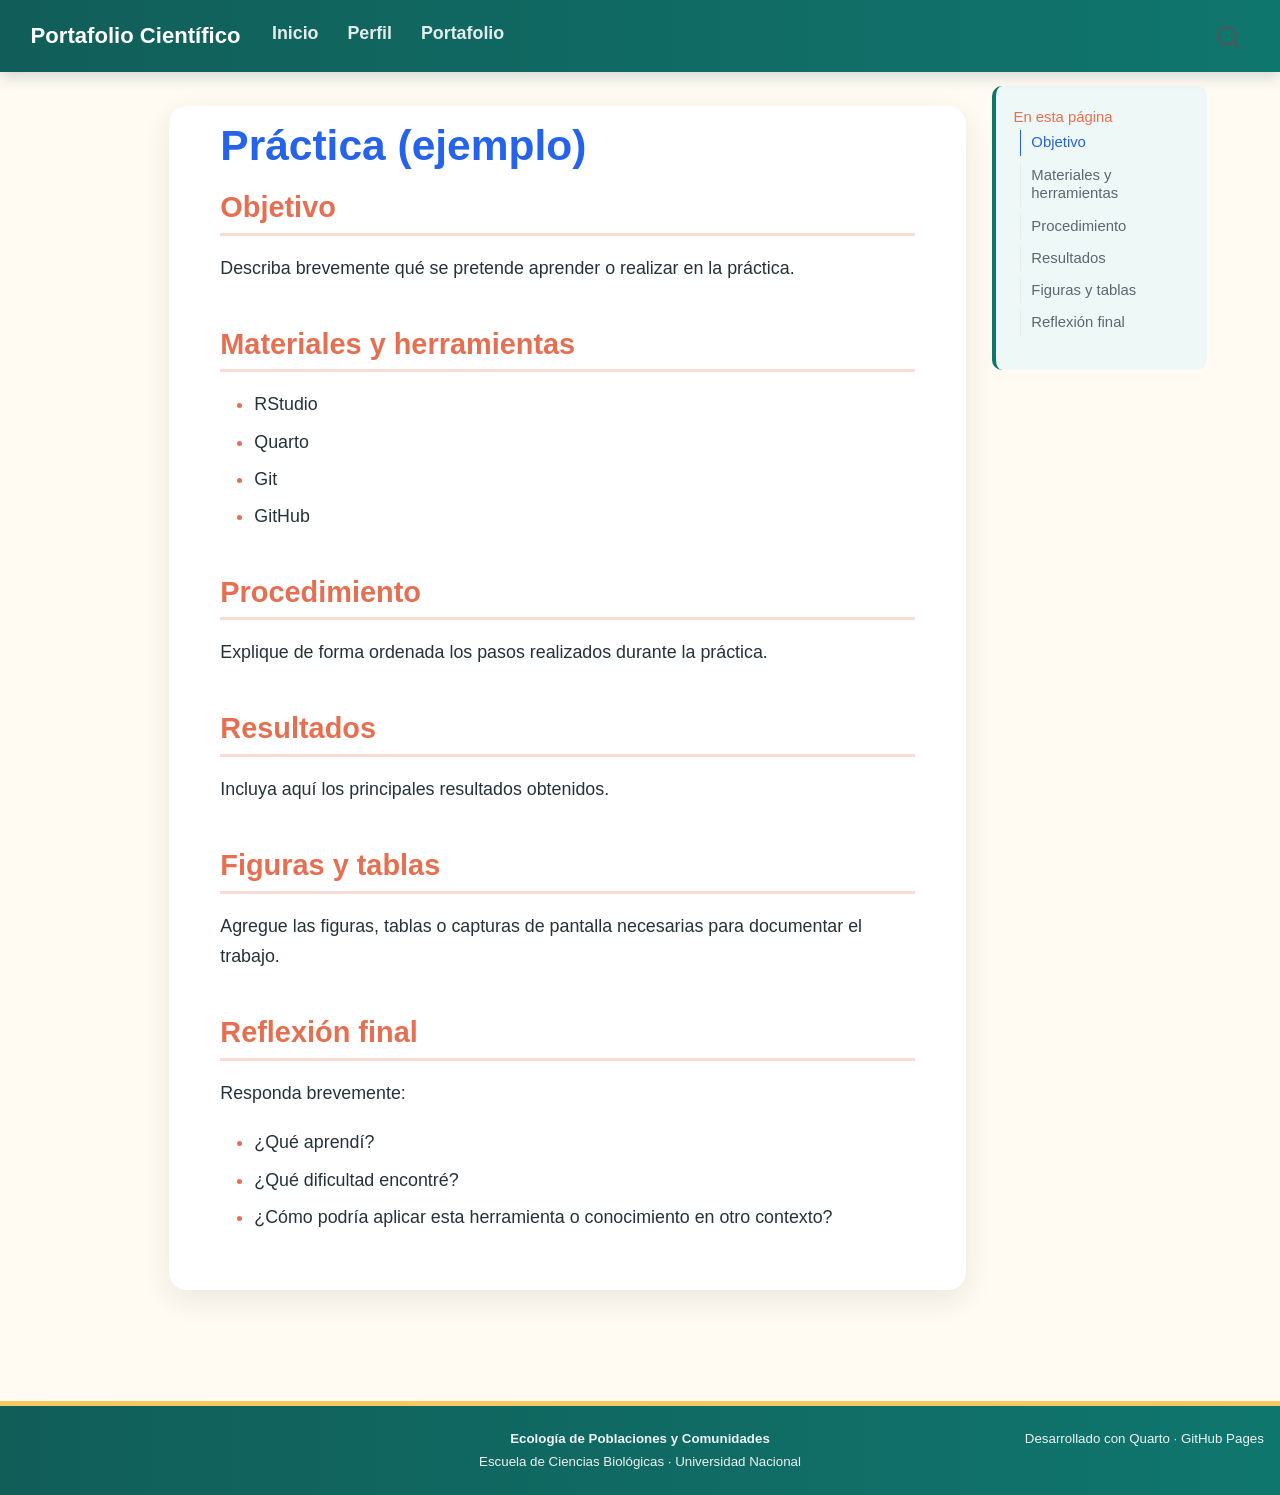
<file: docs/práctica-ejemplo.html>
<!DOCTYPE html>
<html xmlns="http://www.w3.org/1999/xhtml" lang="es" xml:lang="es"><head>

<meta charset="utf-8">
<meta name="generator" content="quarto-1.9.38">

<meta name="viewport" content="width=device-width, initial-scale=1.0, user-scalable=yes">


<title>Práctica (ejemplo) – Portafolio Científico</title>
<style>
/* Default styles provided by pandoc.
** See https://pandoc.org/MANUAL.html#variables-for-html for config info.
*/
code{white-space: pre-wrap;}
span.smallcaps{font-variant: small-caps;}
div.columns{display: flex; gap: min(4vw, 1.5em);}
div.column{flex: auto; overflow-x: auto;}
div.hanging-indent{margin-left: 1.5em; text-indent: -1.5em;}
ul.task-list{list-style: none;}
ul.task-list li input[type="checkbox"] {
  width: 0.8em;
  margin: 0 0.8em 0.2em -1em; /* quarto-specific, see https://github.com/quarto-dev/quarto-cli/issues/4556 */ 
  vertical-align: middle;
}
</style>


<script src="site_libs/quarto-nav/quarto-nav.js"></script>
<script src="site_libs/quarto-nav/headroom.min.js"></script>
<script src="site_libs/clipboard/clipboard.min.js"></script>
<script src="site_libs/quarto-search/autocomplete.umd.js"></script>
<script src="site_libs/quarto-search/fuse.min.js"></script>
<script src="site_libs/quarto-search/quarto-search.js"></script>
<meta name="quarto:offset" content="./">
<script src="site_libs/quarto-html/quarto.js" type="module"></script>
<script src="site_libs/quarto-html/tabsets/tabsets.js" type="module"></script>
<script src="site_libs/quarto-html/popper.min.js"></script>
<script src="site_libs/quarto-html/tippy.umd.min.js"></script>
<script src="site_libs/quarto-html/anchor.min.js"></script>
<link href="site_libs/quarto-html/tippy.css" rel="stylesheet">
<link href="site_libs/quarto-html/quarto-syntax-highlighting-15634bcf2e68342d4ad2dfa704d543f6.css" rel="stylesheet" id="quarto-text-highlighting-styles">
<script src="site_libs/bootstrap/bootstrap.min.js"></script>
<link href="site_libs/bootstrap/bootstrap-icons.css" rel="stylesheet">
<link href="site_libs/bootstrap/bootstrap-a0f9fd0d421825b736dc1bbcbcba2219.min.css" rel="stylesheet" append-hash="true" id="quarto-bootstrap" data-mode="light">
<script id="quarto-search-options" type="application/json">{
  "location": "navbar",
  "copy-button": false,
  "collapse-after": 3,
  "panel-placement": "end",
  "type": "overlay",
  "limit": 50,
  "keyboard-shortcut": [
    "f",
    "/",
    "s"
  ],
  "show-item-context": false,
  "language": {
    "search-no-results-text": "No se han encontrado resultados",
    "search-matching-documents-text": "documentos encontrados",
    "search-copy-link-title": "Copiar el enlace en la búsqueda",
    "search-hide-matches-text": "Ocultar resultados adicionales",
    "search-more-match-text": "resultado adicional en este documento",
    "search-more-matches-text": "resultados adicionales en este documento",
    "search-clear-button-title": "Borrar",
    "search-text-placeholder": "",
    "search-detached-cancel-button-title": "Cancelar",
    "search-submit-button-title": "Enviar",
    "search-label": "Buscar"
  }
}</script>
<link rel="stylesheet" href="https://cdn.jsdelivr.net/npm/bootstrap-icons@1.11.3/font/bootstrap-icons.min.css">


<link rel="stylesheet" href="styles.css">
</head>

<body class="nav-fixed quarto-light">

<div id="quarto-search-results"></div>
  <header id="quarto-header" class="headroom fixed-top">
    <nav class="navbar navbar-expand-lg " data-bs-theme="dark">
      <div class="navbar-container container-fluid">
      <div class="navbar-brand-container mx-auto">
    <a class="navbar-brand" href="./index.html">
    <span class="navbar-title">Portafolio Científico</span>
    </a>
  </div>
            <div id="quarto-search" class="" title="Buscar"></div>
          <button class="navbar-toggler" type="button" data-bs-toggle="collapse" data-bs-target="#navbarCollapse" aria-controls="navbarCollapse" role="menu" aria-expanded="false" aria-label="Navegación de palanca" onclick="if (window.quartoToggleHeadroom) { window.quartoToggleHeadroom(); }">
  <span class="navbar-toggler-icon"></span>
</button>
          <div class="collapse navbar-collapse" id="navbarCollapse">
            <ul class="navbar-nav navbar-nav-scroll me-auto">
  <li class="nav-item">
    <a class="nav-link" href="./index.html"> 
<span class="menu-text">Inicio</span></a>
  </li>  
  <li class="nav-item">
    <a class="nav-link" href="./about.html"> 
<span class="menu-text">Perfil</span></a>
  </li>  
  <li class="nav-item">
    <a class="nav-link" href="./portfolio.html"> 
<span class="menu-text">Portafolio</span></a>
  </li>  
</ul>
          </div> <!-- /navcollapse -->
            <div class="quarto-navbar-tools">
</div>
      </div> <!-- /container-fluid -->
    </nav>
</header>
<!-- content -->
<div id="quarto-content" class="quarto-container page-columns page-rows-contents page-layout-article page-navbar">
<!-- sidebar -->
<!-- margin-sidebar -->
    <div id="quarto-margin-sidebar" class="sidebar margin-sidebar">
        <nav id="TOC" role="doc-toc" class="toc-active">
    <h2 id="toc-title">En esta página</h2>
   
  <ul>
  <li><a href="#objetivo" id="toc-objetivo" class="nav-link active" data-scroll-target="#objetivo">Objetivo</a></li>
  <li><a href="#materiales-y-herramientas" id="toc-materiales-y-herramientas" class="nav-link" data-scroll-target="#materiales-y-herramientas">Materiales y herramientas</a></li>
  <li><a href="#procedimiento" id="toc-procedimiento" class="nav-link" data-scroll-target="#procedimiento">Procedimiento</a></li>
  <li><a href="#resultados" id="toc-resultados" class="nav-link" data-scroll-target="#resultados">Resultados</a></li>
  <li><a href="#figuras-y-tablas" id="toc-figuras-y-tablas" class="nav-link" data-scroll-target="#figuras-y-tablas">Figuras y tablas</a></li>
  <li><a href="#reflexión-final" id="toc-reflexión-final" class="nav-link" data-scroll-target="#reflexión-final">Reflexión final</a></li>
  </ul>
</nav>
    </div>
<!-- main -->
<main class="content" id="quarto-document-content">

<header id="title-block-header" class="quarto-title-block default">
<div class="quarto-title">
<h1 class="title">Práctica (ejemplo)</h1>
</div>



<div class="quarto-title-meta">

    
  
    
  </div>
  


</header>


<section id="objetivo" class="level2">
<h2 class="anchored" data-anchor-id="objetivo">Objetivo</h2>
<p>Describa brevemente qué se pretende aprender o realizar en la práctica.</p>
</section>
<section id="materiales-y-herramientas" class="level2">
<h2 class="anchored" data-anchor-id="materiales-y-herramientas">Materiales y herramientas</h2>
<ul>
<li>RStudio</li>
<li>Quarto</li>
<li>Git</li>
<li>GitHub</li>
</ul>
</section>
<section id="procedimiento" class="level2">
<h2 class="anchored" data-anchor-id="procedimiento">Procedimiento</h2>
<p>Explique de forma ordenada los pasos realizados durante la práctica.</p>
</section>
<section id="resultados" class="level2">
<h2 class="anchored" data-anchor-id="resultados">Resultados</h2>
<p>Incluya aquí los principales resultados obtenidos.</p>
</section>
<section id="figuras-y-tablas" class="level2">
<h2 class="anchored" data-anchor-id="figuras-y-tablas">Figuras y tablas</h2>
<p>Agregue las figuras, tablas o capturas de pantalla necesarias para documentar el trabajo.</p>
</section>
<section id="reflexión-final" class="level2">
<h2 class="anchored" data-anchor-id="reflexión-final">Reflexión final</h2>
<p>Responda brevemente:</p>
<ul>
<li>¿Qué aprendí?</li>
<li>¿Qué dificultad encontré?</li>
<li>¿Cómo podría aplicar esta herramienta o conocimiento en otro contexto?</li>
</ul>


</section>

</main> <!-- /main -->
<script id="quarto-html-after-body" type="application/javascript">
  window.document.addEventListener("DOMContentLoaded", function (event) {
    const icon = "";
    const anchorJS = new window.AnchorJS();
    anchorJS.options = {
      placement: 'right',
      icon: icon
    };
    anchorJS.add('.anchored');
    const isCodeAnnotation = (el) => {
      for (const clz of el.classList) {
        if (clz.startsWith('code-annotation-')) {                     
          return true;
        }
      }
      return false;
    }
    const onCopySuccess = function(e) {
      // button target
      const button = e.trigger;
      // don't keep focus
      button.blur();
      // flash "checked"
      button.classList.add('code-copy-button-checked');
      var currentTitle = button.getAttribute("title");
      button.setAttribute("title", "Copiado");
      let tooltip;
      if (window.bootstrap) {
        button.setAttribute("data-bs-toggle", "tooltip");
        button.setAttribute("data-bs-placement", "left");
        button.setAttribute("data-bs-title", "Copiado");
        tooltip = new bootstrap.Tooltip(button, 
          { trigger: "manual", 
            customClass: "code-copy-button-tooltip",
            offset: [0, -8]});
        tooltip.show();    
      }
      setTimeout(function() {
        if (tooltip) {
          tooltip.hide();
          button.removeAttribute("data-bs-title");
          button.removeAttribute("data-bs-toggle");
          button.removeAttribute("data-bs-placement");
        }
        button.setAttribute("title", currentTitle);
        button.classList.remove('code-copy-button-checked');
      }, 1000);
      // clear code selection
      e.clearSelection();
    }
    const getTextToCopy = function(trigger) {
      const outerScaffold = trigger.parentElement.cloneNode(true);
      const codeEl = outerScaffold.querySelector('code');
      for (const childEl of codeEl.children) {
        if (isCodeAnnotation(childEl)) {
          childEl.remove();
        }
      }
      return codeEl.innerText;
    }
    const clipboard = new window.ClipboardJS('.code-copy-button:not([data-in-quarto-modal])', {
      text: getTextToCopy
    });
    clipboard.on('success', onCopySuccess);
    if (window.document.getElementById('quarto-embedded-source-code-modal')) {
      const clipboardModal = new window.ClipboardJS('.code-copy-button[data-in-quarto-modal]', {
        text: getTextToCopy,
        container: window.document.getElementById('quarto-embedded-source-code-modal')
      });
      clipboardModal.on('success', onCopySuccess);
    }
      var localhostRegex = new RegExp(/^(?:http|https):\/\/localhost\:?[0-9]*\//);
      var mailtoRegex = new RegExp(/^mailto:/);
        var filterRegex = new RegExp('/' + window.location.host + '/');
      var isInternal = (href) => {
          return filterRegex.test(href) || localhostRegex.test(href) || mailtoRegex.test(href);
      }
      // Inspect non-navigation links and adorn them if external
     var links = window.document.querySelectorAll('a[href]:not(.nav-link):not(.navbar-brand):not(.toc-action):not(.sidebar-link):not(.sidebar-item-toggle):not(.pagination-link):not(.no-external):not([aria-hidden]):not(.dropdown-item):not(.quarto-navigation-tool):not(.about-link)');
      for (var i=0; i<links.length; i++) {
        const link = links[i];
        if (!isInternal(link.href)) {
          // undo the damage that might have been done by quarto-nav.js in the case of
          // links that we want to consider external
          if (link.dataset.originalHref !== undefined) {
            link.href = link.dataset.originalHref;
          }
        }
      }
    function tippyHover(el, contentFn, onTriggerFn, onUntriggerFn) {
      const config = {
        allowHTML: true,
        maxWidth: 500,
        delay: 100,
        arrow: false,
        appendTo: function(el) {
            return el.parentElement;
        },
        interactive: true,
        interactiveBorder: 10,
        theme: 'quarto',
        placement: 'bottom-start',
      };
      if (contentFn) {
        config.content = contentFn;
      }
      if (onTriggerFn) {
        config.onTrigger = onTriggerFn;
      }
      if (onUntriggerFn) {
        config.onUntrigger = onUntriggerFn;
      }
      window.tippy(el, config); 
    }
    const noterefs = window.document.querySelectorAll('a[role="doc-noteref"]');
    for (var i=0; i<noterefs.length; i++) {
      const ref = noterefs[i];
      tippyHover(ref, function() {
        // use id or data attribute instead here
        let href = ref.getAttribute('data-footnote-href') || ref.getAttribute('href');
        try { href = new URL(href).hash; } catch {}
        const id = href.replace(/^#\/?/, "");
        const note = window.document.getElementById(id);
        if (note) {
          return note.innerHTML;
        } else {
          return "";
        }
      });
    }
    const xrefs = window.document.querySelectorAll('a.quarto-xref');
    const processXRef = (id, note) => {
      // Strip column container classes
      const stripColumnClz = (el) => {
        el.classList.remove("page-full", "page-columns");
        if (el.children) {
          for (const child of el.children) {
            stripColumnClz(child);
          }
        }
      }
      stripColumnClz(note)
      if (id === null || id.startsWith('sec-')) {
        // Special case sections, only their first couple elements
        const container = document.createElement("div");
        if (note.children && note.children.length > 2) {
          container.appendChild(note.children[0].cloneNode(true));
          for (let i = 1; i < note.children.length; i++) {
            const child = note.children[i];
            if (child.tagName === "P" && child.innerText === "") {
              continue;
            } else {
              container.appendChild(child.cloneNode(true));
              break;
            }
          }
          if (window.Quarto?.typesetMath) {
            window.Quarto.typesetMath(container);
          }
          return container.innerHTML
        } else {
          if (window.Quarto?.typesetMath) {
            window.Quarto.typesetMath(note);
          }
          return note.innerHTML;
        }
      } else {
        // Remove any anchor links if they are present
        const anchorLink = note.querySelector('a.anchorjs-link');
        if (anchorLink) {
          anchorLink.remove();
        }
        if (window.Quarto?.typesetMath) {
          window.Quarto.typesetMath(note);
        }
        if (note.classList.contains("callout")) {
          return note.outerHTML;
        } else {
          return note.innerHTML;
        }
      }
    }
    for (var i=0; i<xrefs.length; i++) {
      const xref = xrefs[i];
      tippyHover(xref, undefined, function(instance) {
        instance.disable();
        let url = xref.getAttribute('href');
        let hash = undefined; 
        if (url.startsWith('#')) {
          hash = url;
        } else {
          try { hash = new URL(url).hash; } catch {}
        }
        if (hash) {
          const id = hash.replace(/^#\/?/, "");
          const note = window.document.getElementById(id);
          if (note !== null) {
            try {
              const html = processXRef(id, note.cloneNode(true));
              instance.setContent(html);
            } finally {
              instance.enable();
              instance.show();
            }
          } else {
            // See if we can fetch this
            fetch(url.split('#')[0])
            .then(res => res.text())
            .then(html => {
              const parser = new DOMParser();
              const htmlDoc = parser.parseFromString(html, "text/html");
              const note = htmlDoc.getElementById(id);
              if (note !== null) {
                const html = processXRef(id, note);
                instance.setContent(html);
              } 
            }).finally(() => {
              instance.enable();
              instance.show();
            });
          }
        } else {
          // See if we can fetch a full url (with no hash to target)
          // This is a special case and we should probably do some content thinning / targeting
          fetch(url)
          .then(res => res.text())
          .then(html => {
            const parser = new DOMParser();
            const htmlDoc = parser.parseFromString(html, "text/html");
            const note = htmlDoc.querySelector('main.content');
            if (note !== null) {
              // This should only happen for chapter cross references
              // (since there is no id in the URL)
              // remove the first header
              if (note.children.length > 0 && note.children[0].tagName === "HEADER") {
                note.children[0].remove();
              }
              const html = processXRef(null, note);
              instance.setContent(html);
            } 
          }).finally(() => {
            instance.enable();
            instance.show();
          });
        }
      }, function(instance) {
      });
    }
        let selectedAnnoteEl;
        const selectorForAnnotation = ( cell, annotation) => {
          let cellAttr = 'data-code-cell="' + cell + '"';
          let lineAttr = 'data-code-annotation="' +  annotation + '"';
          const selector = 'span[' + cellAttr + '][' + lineAttr + ']';
          return selector;
        }
        const selectCodeLines = (annoteEl) => {
          const doc = window.document;
          const targetCell = annoteEl.getAttribute("data-target-cell");
          const targetAnnotation = annoteEl.getAttribute("data-target-annotation");
          const annoteSpan = window.document.querySelector(selectorForAnnotation(targetCell, targetAnnotation));
          const lines = annoteSpan.getAttribute("data-code-lines").split(",");
          const lineIds = lines.map((line) => {
            return targetCell + "-" + line;
          })
          let top = null;
          let height = null;
          let parent = null;
          if (lineIds.length > 0) {
              //compute the position of the single el (top and bottom and make a div)
              const el = window.document.getElementById(lineIds[0]);
              top = el.offsetTop;
              height = el.offsetHeight;
              parent = el.parentElement.parentElement;
            if (lineIds.length > 1) {
              const lastEl = window.document.getElementById(lineIds[lineIds.length - 1]);
              const bottom = lastEl.offsetTop + lastEl.offsetHeight;
              height = bottom - top;
            }
            if (top !== null && height !== null && parent !== null) {
              // cook up a div (if necessary) and position it 
              let div = window.document.getElementById("code-annotation-line-highlight");
              if (div === null) {
                div = window.document.createElement("div");
                div.setAttribute("id", "code-annotation-line-highlight");
                div.style.position = 'absolute';
                parent.appendChild(div);
              }
              div.style.top = top - 2 + "px";
              div.style.height = height + 4 + "px";
              div.style.left = 0;
              let gutterDiv = window.document.getElementById("code-annotation-line-highlight-gutter");
              if (gutterDiv === null) {
                gutterDiv = window.document.createElement("div");
                gutterDiv.setAttribute("id", "code-annotation-line-highlight-gutter");
                gutterDiv.style.position = 'absolute';
                const codeCell = window.document.getElementById(targetCell);
                const gutter = codeCell.querySelector('.code-annotation-gutter');
                gutter.appendChild(gutterDiv);
              }
              gutterDiv.style.top = top - 2 + "px";
              gutterDiv.style.height = height + 4 + "px";
            }
            selectedAnnoteEl = annoteEl;
          }
        };
        const unselectCodeLines = () => {
          const elementsIds = ["code-annotation-line-highlight", "code-annotation-line-highlight-gutter"];
          elementsIds.forEach((elId) => {
            const div = window.document.getElementById(elId);
            if (div) {
              div.remove();
            }
          });
          selectedAnnoteEl = undefined;
        };
          // Handle positioning of the toggle
      window.addEventListener(
        "resize",
        throttle(() => {
          elRect = undefined;
          if (selectedAnnoteEl) {
            selectCodeLines(selectedAnnoteEl);
          }
        }, 10)
      );
      function throttle(fn, ms) {
      let throttle = false;
      let timer;
        return (...args) => {
          if(!throttle) { // first call gets through
              fn.apply(this, args);
              throttle = true;
          } else { // all the others get throttled
              if(timer) clearTimeout(timer); // cancel #2
              timer = setTimeout(() => {
                fn.apply(this, args);
                timer = throttle = false;
              }, ms);
          }
        };
      }
        // Attach click handler to the DT
        const annoteDls = window.document.querySelectorAll('dt[data-target-cell]');
        for (const annoteDlNode of annoteDls) {
          annoteDlNode.addEventListener('click', (event) => {
            const clickedEl = event.target;
            if (clickedEl !== selectedAnnoteEl) {
              unselectCodeLines();
              const activeEl = window.document.querySelector('dt[data-target-cell].code-annotation-active');
              if (activeEl) {
                activeEl.classList.remove('code-annotation-active');
              }
              selectCodeLines(clickedEl);
              clickedEl.classList.add('code-annotation-active');
            } else {
              // Unselect the line
              unselectCodeLines();
              clickedEl.classList.remove('code-annotation-active');
            }
          });
        }
    const findCites = (el) => {
      const parentEl = el.parentElement;
      if (parentEl) {
        const cites = parentEl.dataset.cites;
        if (cites) {
          return {
            el,
            cites: cites.split(' ')
          };
        } else {
          return findCites(el.parentElement)
        }
      } else {
        return undefined;
      }
    };
    var bibliorefs = window.document.querySelectorAll('a[role="doc-biblioref"]');
    for (var i=0; i<bibliorefs.length; i++) {
      const ref = bibliorefs[i];
      const citeInfo = findCites(ref);
      if (citeInfo) {
        tippyHover(citeInfo.el, function() {
          var popup = window.document.createElement('div');
          citeInfo.cites.forEach(function(cite) {
            var citeDiv = window.document.createElement('div');
            citeDiv.classList.add('hanging-indent');
            citeDiv.classList.add('csl-entry');
            var biblioDiv = window.document.getElementById('ref-' + cite);
            if (biblioDiv) {
              citeDiv.innerHTML = biblioDiv.innerHTML;
            }
            popup.appendChild(citeDiv);
          });
          return popup.innerHTML;
        });
      }
    }
  });
  </script>
</div> <!-- /content -->
<footer class="footer">
  <div class="nav-footer">
    <div class="nav-footer-left">
      &nbsp;
    </div>   
    <div class="nav-footer-center">
<div class="footer-curso">
<p><span class="footer-titulo">Ecología de Poblaciones y Comunidades</span> <span class="footer-institucion">Escuela de Ciencias Biológicas · Universidad Nacional</span></p>
</div>
</div>
    <div class="nav-footer-right">
<p>Desarrollado con Quarto · GitHub Pages</p>
</div>
  </div>
</footer>




</body></html>
</file>
<file: _site/site_libs/quarto-html/tippy.css>
.tippy-box[data-animation=fade][data-state=hidden]{opacity:0}[data-tippy-root]{max-width:calc(100vw - 10px)}.tippy-box{position:relative;background-color:#333;color:#fff;border-radius:4px;font-size:14px;line-height:1.4;white-space:normal;outline:0;transition-property:transform,visibility,opacity}.tippy-box[data-placement^=top]>.tippy-arrow{bottom:0}.tippy-box[data-placement^=top]>.tippy-arrow:before{bottom:-7px;left:0;border-width:8px 8px 0;border-top-color:initial;transform-origin:center top}.tippy-box[data-placement^=bottom]>.tippy-arrow{top:0}.tippy-box[data-placement^=bottom]>.tippy-arrow:before{top:-7px;left:0;border-width:0 8px 8px;border-bottom-color:initial;transform-origin:center bottom}.tippy-box[data-placement^=left]>.tippy-arrow{right:0}.tippy-box[data-placement^=left]>.tippy-arrow:before{border-width:8px 0 8px 8px;border-left-color:initial;right:-7px;transform-origin:center left}.tippy-box[data-placement^=right]>.tippy-arrow{left:0}.tippy-box[data-placement^=right]>.tippy-arrow:before{left:-7px;border-width:8px 8px 8px 0;border-right-color:initial;transform-origin:center right}.tippy-box[data-inertia][data-state=visible]{transition-timing-function:cubic-bezier(.54,1.5,.38,1.11)}.tippy-arrow{width:16px;height:16px;color:#333}.tippy-arrow:before{content:"";position:absolute;border-color:transparent;border-style:solid}.tippy-content{position:relative;padding:5px 9px;z-index:1}
</file>
<file: _site/site_libs/quarto-html/quarto-syntax-highlighting-15634bcf2e68342d4ad2dfa704d543f6.css>
/* quarto syntax highlight colors */
:root {
  --quarto-hl-ot-color: #003B4F;
  --quarto-hl-at-color: #657422;
  --quarto-hl-ss-color: #20794D;
  --quarto-hl-an-color: #5E5E5E;
  --quarto-hl-fu-color: #4758AB;
  --quarto-hl-st-color: #20794D;
  --quarto-hl-cf-color: #003B4F;
  --quarto-hl-op-color: #5E5E5E;
  --quarto-hl-er-color: #AD0000;
  --quarto-hl-bn-color: #AD0000;
  --quarto-hl-al-color: #AD0000;
  --quarto-hl-va-color: #111111;
  --quarto-hl-bu-color: inherit;
  --quarto-hl-ex-color: inherit;
  --quarto-hl-pp-color: #AD0000;
  --quarto-hl-in-color: #5E5E5E;
  --quarto-hl-vs-color: #20794D;
  --quarto-hl-wa-color: #5E5E5E;
  --quarto-hl-do-color: #5E5E5E;
  --quarto-hl-im-color: #00769E;
  --quarto-hl-ch-color: #20794D;
  --quarto-hl-dt-color: #AD0000;
  --quarto-hl-fl-color: #AD0000;
  --quarto-hl-co-color: #5E5E5E;
  --quarto-hl-cv-color: #5E5E5E;
  --quarto-hl-cn-color: #8f5902;
  --quarto-hl-sc-color: #5E5E5E;
  --quarto-hl-dv-color: #AD0000;
  --quarto-hl-kw-color: #003B4F;
}

/* other quarto variables */
:root {
  --quarto-font-monospace: SFMono-Regular, Menlo, Monaco, Consolas, "Liberation Mono", "Courier New", monospace;
}

/* syntax highlight based on Pandoc's rules */
pre > code.sourceCode > span {
  color: #003B4F;
}

code.sourceCode > span {
  color: #003B4F;
}

div.sourceCode,
div.sourceCode pre.sourceCode {
  color: #003B4F;
}

/* Normal */
code span {
  color: #003B4F;
}

/* Alert */
code span.al {
  color: #AD0000;
  font-style: inherit;
}

/* Annotation */
code span.an {
  color: #5E5E5E;
  font-style: inherit;
}

/* Attribute */
code span.at {
  color: #657422;
  font-style: inherit;
}

/* BaseN */
code span.bn {
  color: #AD0000;
  font-style: inherit;
}

/* BuiltIn */
code span.bu {
  font-style: inherit;
}

/* ControlFlow */
code span.cf {
  color: #003B4F;
  font-weight: bold;
  font-style: inherit;
}

/* Char */
code span.ch {
  color: #20794D;
  font-style: inherit;
}

/* Constant */
code span.cn {
  color: #8f5902;
  font-style: inherit;
}

/* Comment */
code span.co {
  color: #5E5E5E;
  font-style: inherit;
}

/* CommentVar */
code span.cv {
  color: #5E5E5E;
  font-style: italic;
}

/* Documentation */
code span.do {
  color: #5E5E5E;
  font-style: italic;
}

/* DataType */
code span.dt {
  color: #AD0000;
  font-style: inherit;
}

/* DecVal */
code span.dv {
  color: #AD0000;
  font-style: inherit;
}

/* Error */
code span.er {
  color: #AD0000;
  font-style: inherit;
}

/* Extension */
code span.ex {
  font-style: inherit;
}

/* Float */
code span.fl {
  color: #AD0000;
  font-style: inherit;
}

/* Function */
code span.fu {
  color: #4758AB;
  font-style: inherit;
}

/* Import */
code span.im {
  color: #00769E;
  font-style: inherit;
}

/* Information */
code span.in {
  color: #5E5E5E;
  font-style: inherit;
}

/* Keyword */
code span.kw {
  color: #003B4F;
  font-weight: bold;
  font-style: inherit;
}

/* Operator */
code span.op {
  color: #5E5E5E;
  font-style: inherit;
}

/* Other */
code span.ot {
  color: #003B4F;
  font-style: inherit;
}

/* Preprocessor */
code span.pp {
  color: #AD0000;
  font-style: inherit;
}

/* SpecialChar */
code span.sc {
  color: #5E5E5E;
  font-style: inherit;
}

/* SpecialString */
code span.ss {
  color: #20794D;
  font-style: inherit;
}

/* String */
code span.st {
  color: #20794D;
  font-style: inherit;
}

/* Variable */
code span.va {
  color: #111111;
  font-style: inherit;
}

/* VerbatimString */
code span.vs {
  color: #20794D;
  font-style: inherit;
}

/* Warning */
code span.wa {
  color: #5E5E5E;
  font-style: italic;
}

.prevent-inlining {
  content: "</";
}

/*# sourceMappingURL=f23921c56f73e400b49028c9186a1aa0.css.map */
</file>
<file: _site/styles.css>
/* css styles */
</file>
<file: docs/site_libs/quarto-html/tippy.css>
.tippy-box[data-animation=fade][data-state=hidden]{opacity:0}[data-tippy-root]{max-width:calc(100vw - 10px)}.tippy-box{position:relative;background-color:#333;color:#fff;border-radius:4px;font-size:14px;line-height:1.4;white-space:normal;outline:0;transition-property:transform,visibility,opacity}.tippy-box[data-placement^=top]>.tippy-arrow{bottom:0}.tippy-box[data-placement^=top]>.tippy-arrow:before{bottom:-7px;left:0;border-width:8px 8px 0;border-top-color:initial;transform-origin:center top}.tippy-box[data-placement^=bottom]>.tippy-arrow{top:0}.tippy-box[data-placement^=bottom]>.tippy-arrow:before{top:-7px;left:0;border-width:0 8px 8px;border-bottom-color:initial;transform-origin:center bottom}.tippy-box[data-placement^=left]>.tippy-arrow{right:0}.tippy-box[data-placement^=left]>.tippy-arrow:before{border-width:8px 0 8px 8px;border-left-color:initial;right:-7px;transform-origin:center left}.tippy-box[data-placement^=right]>.tippy-arrow{left:0}.tippy-box[data-placement^=right]>.tippy-arrow:before{left:-7px;border-width:8px 8px 8px 0;border-right-color:initial;transform-origin:center right}.tippy-box[data-inertia][data-state=visible]{transition-timing-function:cubic-bezier(.54,1.5,.38,1.11)}.tippy-arrow{width:16px;height:16px;color:#333}.tippy-arrow:before{content:"";position:absolute;border-color:transparent;border-style:solid}.tippy-content{position:relative;padding:5px 9px;z-index:1}
</file>
<file: docs/site_libs/quarto-html/quarto-syntax-highlighting-15634bcf2e68342d4ad2dfa704d543f6.css>
/* quarto syntax highlight colors */
:root {
  --quarto-hl-ot-color: #003B4F;
  --quarto-hl-at-color: #657422;
  --quarto-hl-ss-color: #20794D;
  --quarto-hl-an-color: #5E5E5E;
  --quarto-hl-fu-color: #4758AB;
  --quarto-hl-st-color: #20794D;
  --quarto-hl-cf-color: #003B4F;
  --quarto-hl-op-color: #5E5E5E;
  --quarto-hl-er-color: #AD0000;
  --quarto-hl-bn-color: #AD0000;
  --quarto-hl-al-color: #AD0000;
  --quarto-hl-va-color: #111111;
  --quarto-hl-bu-color: inherit;
  --quarto-hl-ex-color: inherit;
  --quarto-hl-pp-color: #AD0000;
  --quarto-hl-in-color: #5E5E5E;
  --quarto-hl-vs-color: #20794D;
  --quarto-hl-wa-color: #5E5E5E;
  --quarto-hl-do-color: #5E5E5E;
  --quarto-hl-im-color: #00769E;
  --quarto-hl-ch-color: #20794D;
  --quarto-hl-dt-color: #AD0000;
  --quarto-hl-fl-color: #AD0000;
  --quarto-hl-co-color: #5E5E5E;
  --quarto-hl-cv-color: #5E5E5E;
  --quarto-hl-cn-color: #8f5902;
  --quarto-hl-sc-color: #5E5E5E;
  --quarto-hl-dv-color: #AD0000;
  --quarto-hl-kw-color: #003B4F;
}

/* other quarto variables */
:root {
  --quarto-font-monospace: SFMono-Regular, Menlo, Monaco, Consolas, "Liberation Mono", "Courier New", monospace;
}

/* syntax highlight based on Pandoc's rules */
pre > code.sourceCode > span {
  color: #003B4F;
}

code.sourceCode > span {
  color: #003B4F;
}

div.sourceCode,
div.sourceCode pre.sourceCode {
  color: #003B4F;
}

/* Normal */
code span {
  color: #003B4F;
}

/* Alert */
code span.al {
  color: #AD0000;
  font-style: inherit;
}

/* Annotation */
code span.an {
  color: #5E5E5E;
  font-style: inherit;
}

/* Attribute */
code span.at {
  color: #657422;
  font-style: inherit;
}

/* BaseN */
code span.bn {
  color: #AD0000;
  font-style: inherit;
}

/* BuiltIn */
code span.bu {
  font-style: inherit;
}

/* ControlFlow */
code span.cf {
  color: #003B4F;
  font-weight: bold;
  font-style: inherit;
}

/* Char */
code span.ch {
  color: #20794D;
  font-style: inherit;
}

/* Constant */
code span.cn {
  color: #8f5902;
  font-style: inherit;
}

/* Comment */
code span.co {
  color: #5E5E5E;
  font-style: inherit;
}

/* CommentVar */
code span.cv {
  color: #5E5E5E;
  font-style: italic;
}

/* Documentation */
code span.do {
  color: #5E5E5E;
  font-style: italic;
}

/* DataType */
code span.dt {
  color: #AD0000;
  font-style: inherit;
}

/* DecVal */
code span.dv {
  color: #AD0000;
  font-style: inherit;
}

/* Error */
code span.er {
  color: #AD0000;
  font-style: inherit;
}

/* Extension */
code span.ex {
  font-style: inherit;
}

/* Float */
code span.fl {
  color: #AD0000;
  font-style: inherit;
}

/* Function */
code span.fu {
  color: #4758AB;
  font-style: inherit;
}

/* Import */
code span.im {
  color: #00769E;
  font-style: inherit;
}

/* Information */
code span.in {
  color: #5E5E5E;
  font-style: inherit;
}

/* Keyword */
code span.kw {
  color: #003B4F;
  font-weight: bold;
  font-style: inherit;
}

/* Operator */
code span.op {
  color: #5E5E5E;
  font-style: inherit;
}

/* Other */
code span.ot {
  color: #003B4F;
  font-style: inherit;
}

/* Preprocessor */
code span.pp {
  color: #AD0000;
  font-style: inherit;
}

/* SpecialChar */
code span.sc {
  color: #5E5E5E;
  font-style: inherit;
}

/* SpecialString */
code span.ss {
  color: #20794D;
  font-style: inherit;
}

/* String */
code span.st {
  color: #20794D;
  font-style: inherit;
}

/* Variable */
code span.va {
  color: #111111;
  font-style: inherit;
}

/* VerbatimString */
code span.vs {
  color: #20794D;
  font-style: inherit;
}

/* Warning */
code span.wa {
  color: #5E5E5E;
  font-style: italic;
}

.prevent-inlining {
  content: "</";
}

/*# sourceMappingURL=f23921c56f73e400b49028c9186a1aa0.css.map */
</file>
<file: docs/styles.css>
/* =========================================================
   PORTAFOLIO CIENTÍFICO COLORIDO
   ========================================================= */

:root {
  --verde: #0f766e;
  --verde-oscuro: #115e59;
  --azul: #2563eb;
  --coral: #e76f51;
  --morado: #7c3aed;
  --amarillo: #f4c95d;

  --fondo: #fffaf2;
  --fondo-tarjeta: #ffffff;
  --fondo-suave: #eef8f6;

  --texto: #253238;
  --texto-secundario: #5d6770;
  --borde: #d7e5e2;
}


/* ---------------------------------------------------------
   Fondo general y tipografía
   --------------------------------------------------------- */

body {
  background-color: var(--fondo);
  color: var(--texto);
  font-family:
    -apple-system,
    BlinkMacSystemFont,
    "Segoe UI",
    Roboto,
    Helvetica,
    Arial,
    sans-serif;
  font-size: 1.05rem;
  line-height: 1.7;
}


/* El contenido se muestra como una tarjeta */

main.content {
  max-width: 980px;
  margin: 2rem auto 3rem auto;
  padding: 2.4rem 3rem;
  background-color: var(--fondo-tarjeta);
  border-radius: 18px;
  box-shadow: 0 10px 30px rgba(37, 50, 56, 0.09);
}


/* ---------------------------------------------------------
   Barra de navegación
   --------------------------------------------------------- */

.navbar {
  background: linear-gradient(
    90deg,
    var(--verde-oscuro),
    var(--verde)
  ) !important;

  box-shadow: 0 4px 14px rgba(17, 94, 89, 0.22);
}


.navbar-brand {
  color: #ffffff !important;
  font-size: 1.3rem;
  font-weight: 750;
}


.navbar-nav .nav-link {
  color: rgba(255, 255, 255, 0.88) !important;
  font-weight: 600;
  border-radius: 8px;
  padding-left: 0.85rem !important;
  padding-right: 0.85rem !important;
}


.navbar-nav .nav-link:hover,
.navbar-nav .nav-link:focus,
.navbar-nav .nav-link.active {
  color: #ffffff !important;
  background-color: rgba(255, 255, 255, 0.16);
}


/* ---------------------------------------------------------
   Títulos
   --------------------------------------------------------- */

h1,
h2,
h3,
h4,
h5,
h6 {
  color: var(--texto);
  font-weight: 750;
  line-height: 1.25;
}


h1,
.quarto-title h1.title {
  color: var(--azul);
  font-size: 2.5rem;
  font-weight: 800;
}


h2 {
  color: var(--coral);
  font-size: 1.7rem;
  margin-top: 2.5rem;
  padding-bottom: 0.45rem;
  border-bottom: 3px solid rgba(231, 111, 81, 0.25);
}


h3 {
  color: var(--verde);
  font-size: 1.3rem;
  margin-top: 1.8rem;
}


/* ---------------------------------------------------------
   Texto y enlaces
   --------------------------------------------------------- */

p {
  margin-bottom: 1.15rem;
}


a {
  color: var(--morado);
  font-weight: 550;
  text-decoration: none;
}


a:hover,
a:focus {
  color: #5b21b6;
  text-decoration: underline;
  text-underline-offset: 0.2em;
}


/* ---------------------------------------------------------
   Listas
   --------------------------------------------------------- */

li {
  margin-bottom: 0.4rem;
}


li::marker {
  color: var(--coral);
}


/* ---------------------------------------------------------
   Fotografías e imágenes
   --------------------------------------------------------- */

img {
  max-width: 100%;
  height: auto;
}


.quarto-figure img,
.figure-img {
  border-radius: 14px;
  box-shadow: 0 7px 22px rgba(37, 50, 56, 0.12);
}


/* Fotografía circular del perfil */

img[alt="Fotografía de perfil"] {
  border-radius: 50%;
  object-fit: cover;
  aspect-ratio: 1 / 1;
  border: 6px solid var(--amarillo);
  box-shadow: 0 8px 24px rgba(37, 50, 56, 0.18);
}


/* ---------------------------------------------------------
   Separadores
   --------------------------------------------------------- */

hr {
  border: 0;
  height: 4px;
  width: 90px;
  margin: 2.2rem auto;
  border-radius: 999px;

  background: linear-gradient(
    90deg,
    var(--azul),
    var(--morado),
    var(--coral)
  );
}


/* ---------------------------------------------------------
   Citas y bloques destacados
   --------------------------------------------------------- */

blockquote {
  margin: 1.8rem 0;
  padding: 1.2rem 1.5rem;
  background-color: #fff4dc;
  border-left: 6px solid var(--amarillo);
  border-radius: 10px;
  color: var(--texto-secundario);
  box-shadow: 0 5px 15px rgba(37, 50, 56, 0.06);
}


blockquote p:last-child {
  margin-bottom: 0;
}


/* ---------------------------------------------------------
   Código
   --------------------------------------------------------- */

code {
  color: var(--morado);
  background-color: #f3edff;
  border-radius: 5px;
  padding: 0.15rem 0.35rem;
}


pre {
  border: 1px solid #ddd4f4;
  border-radius: 12px;
  box-shadow: 0 5px 16px rgba(37, 50, 56, 0.06);
}


/* ---------------------------------------------------------
   Tablas
   --------------------------------------------------------- */

table {
  width: 100%;
  margin: 1.5rem 0 2rem 0;
  border-collapse: separate;
  border-spacing: 0;
  overflow: hidden;
  border: 1px solid var(--borde);
  border-radius: 12px;
}


thead {
  background-color: var(--verde);
  color: #ffffff;
}


th,
td {
  padding: 0.8rem;
  border-bottom: 1px solid var(--borde);
}


tbody tr:nth-child(even) {
  background-color: var(--fondo-suave);
}


/* ---------------------------------------------------------
   Tarjetas para las prácticas
   --------------------------------------------------------- */



/* ---------------------------------------------------------
   Tabla de contenido
   --------------------------------------------------------- */

#TOC {
  background-color: #eef8f6;
  border-left: 4px solid var(--verde);
  border-radius: 10px;
  padding: 1rem;
}


#TOC a {
  color: var(--texto-secundario);
}


#TOC a:hover,
#TOC a.active {
  color: var(--coral);
}


/* ---------------------------------------------------------
   Pie de página
   --------------------------------------------------------- */

/* ---------------------------------------------------------
   Pie de página
   --------------------------------------------------------- */

.nav-footer {

    background: linear-gradient(
        90deg,
        var(--verde-oscuro),
        var(--verde)
    );

    color: rgba(255,255,255,.92);

    border-top: 5px solid var(--amarillo);

    padding-top: 1.3rem;
    padding-bottom: 1.3rem;

    font-size: .95rem;

}

.nav-footer a{

    color:white;
    text-decoration:none;

}

.nav-footer a:hover{

    text-decoration:underline;

}

/* ---------------------------------------------------------
   Celulares
   --------------------------------------------------------- */

@media (max-width: 768px) {

  main.content {
    margin: 1rem;
    padding: 1.5rem;
    border-radius: 14px;
  }

  body {
    font-size: 1rem;
  }

  h1,
  .quarto-title h1.title {
    font-size: 2rem;
  }

  h2 {
    font-size: 1.45rem;
  }

  img[alt="Fotografía de perfil"] {
    width: 170px !important;
  }
}


/* ---------------------------------------------------------
   Impresión
   --------------------------------------------------------- */

@media print {

  .navbar,
  .nav-footer,
  #TOC {
    display: none !important;
  }

  body,
  main.content {
    background-color: #ffffff;
    color: #000000;
    box-shadow: none;
  }

  main.content {
    margin: 0;
    padding: 0;
    max-width: none;
  }

  a {
    color: #000000;
    text-decoration: none;
  }
}

/* =========================================================
   PORTADA
   ========================================================= */

.hero-portada {
  display: grid;
  grid-template-columns: 1.15fr 0.85fr;
  gap: 2.5rem;
  align-items: center;
  margin: 1.5rem 0 3rem 0;
  padding: 3rem;
  border-radius: 24px;
  background:
    linear-gradient(
      135deg,
      rgba(37, 99, 235, 0.12),
      rgba(124, 58, 237, 0.10),
      rgba(231, 111, 81, 0.14)
    );
  border: 1px solid rgba(124, 58, 237, 0.14);
  overflow: hidden;
}

.hero-texto h1 {
  margin-top: 0;
  margin-bottom: 0.6rem;
  font-size: 3.2rem;
  color: var(--azul);
}

.hero-texto h2 {
  margin-top: 0;
  margin-bottom: 1.2rem;
  padding-bottom: 0;
  border-bottom: none;
  color: var(--coral);
  font-size: 1.45rem;
}

.hero-imagen img {
  width: 100%;
  height: 360px;
  object-fit: cover;
  border-radius: 18px;
  box-shadow: 0 12px 30px rgba(37, 50, 56, 0.18);
}

.btn-portada {
  display: inline-block;
  margin-top: 1.2rem;
  margin-right: 0.8rem;
  padding: 0.75rem 1.15rem;
  border-radius: 10px;
  background-color: var(--verde);
  color: #ffffff !important;
  font-weight: 700;
  text-decoration: none !important;
  box-shadow: 0 5px 14px rgba(15, 118, 110, 0.22);
}

.btn-portada:hover {
  background-color: var(--verde-oscuro);
  transform: translateY(-1px);
}

.btn-secundario {
  background-color: var(--morado);
}

.btn-secundario:hover {
  background-color: #5b21b6;
}

.bloque-bienvenida {
  margin: 2rem 0;
  padding: 1.8rem 2rem;
  background-color: #ffffff;
  border-left: 7px solid var(--amarillo);
  border-radius: 14px;
  box-shadow: 0 6px 18px rgba(37, 50, 56, 0.07);
}

.tarjetas-inicio {
  display: grid;
  grid-template-columns: repeat(2, minmax(0, 1fr));
  gap: 1.4rem;
  margin: 2.2rem 0;
}

.tarjeta-inicio {
  padding: 1.6rem;
  background: linear-gradient(145deg, #ffffff, #f5f3ff);
  border-radius: 16px;
  border-top: 6px solid var(--coral);
  box-shadow: 0 7px 20px rgba(37, 50, 56, 0.08);
}

.tarjeta-inicio:nth-child(2) {
  border-top-color: var(--verde);
}

.tarjeta-inicio h3 {
  margin-top: 0;
}

.mensaje-final {
  margin-top: 2.5rem;
}

@media (max-width: 850px) {
  .hero-portada {
    grid-template-columns: 1fr;
    padding: 2rem;
  }

  .hero-texto h1 {
    font-size: 2.4rem;
  }

  .hero-imagen img {
    height: 260px;
  }

  .tarjetas-inicio {
    grid-template-columns: 1fr;
  }
}

/* =========================================================
   PERFIL
   ========================================================= */

.perfil-superior{

    display:grid;
    grid-template-columns:280px 1fr;

    gap:3rem;

    align-items:center;

    margin-bottom:3rem;

    padding:2.5rem;

    background:white;

    border-radius:18px;

    box-shadow:0 10px 25px rgba(0,0,0,.08);

}


.perfil-foto{

    text-align:center;

}


.perfil-foto img{

    width:230px;

    height:230px;

    object-fit:cover;

    border-radius:50%;

    border:8px solid white;

    box-shadow:0 8px 24px rgba(0,0,0,.18);

}


.perfil-info h1{

    margin-top:0;

    margin-bottom:.4rem;

}


.perfil-info h2{

    margin-top:0;

    border-bottom:none;

    padding-bottom:0;

    font-size:1.35rem;

}


.perfil-info p{

    margin-bottom:.5rem;

}


@media (max-width:850px){

.perfil-superior{

grid-template-columns:1fr;

text-align:center;

}

}

/* Organización vertical del texto central del footer */

.footer-curso {
  display: flex;
  flex-direction: column;
  align-items: center;
  gap: 0.25rem;
  text-align: center;
}

.footer-titulo {
  display: block;
  font-weight: 700;
}

.footer-institucion {
  display: block;
  font-weight: 400;
}

/* =========================================================
   ENLACES DEL PERFIL
   ========================================================= */

/* =========================================================
   ENLACES DEL PERFIL
   ========================================================= */

.enlaces-perfil {
  display: flex;
  flex-wrap: wrap;
  gap: 0.75rem;
  margin-top: 1.4rem;
}

.enlaces-perfil p {
  margin: 0;
}

.enlaces-perfil a {
  display: inline-flex;
  align-items: center;
  gap: 0.5rem;
  padding: 0.62rem 0.9rem;
  color: #ffffff;
  background-color: var(--morado);
  border-radius: 10px;
  font-weight: 650;
  text-decoration: none;
  box-shadow: 0 4px 12px rgba(37, 50, 56, 0.12);
  transition:
    transform 0.15s ease,
    background-color 0.15s ease;
}

.enlaces-perfil a:hover {
  color: #ffffff;
  background-color: #5b21b6;
  text-decoration: none;
  transform: translateY(-2px);
}

.enlaces-perfil i {
  font-size: 1.05rem;
}

/* =========================================================
   MEJORA DE LAS CAJAS DEL PORTAFOLIO
   ========================================================= */

/* =========================================================
   CAJAS DEL PORTAFOLIO
   ========================================================= */

.portfolio-item {
  margin: 1.8rem 0;
  padding: 1.2rem 1.5rem;


  background: linear-gradient(
    135deg,
    #fff4dc,
    #f3edff
  );

  border: 2px solid var(--morado);
  border-left: 8px solid var(--coral);
  border-radius: 20px;

  box-shadow: 0 10px 25px rgba(37, 50, 56, 0.16);

  transition:
    transform 0.2s ease,
    box-shadow 0.2s ease;
}

.portfolio-item:hover {
  transform: translateY(-5px);
  box-shadow: 0 15px 32px rgba(37, 50, 56, 0.22);
}

.portfolio-item h3 {
  margin-top: 0;
  color: var(--morado);
}

.portfolio-item a {
  display: inline-block;
  margin-top: 0.7rem;
  padding: 0.6rem 1rem;

  background-color: var(--verde);
  color: #ffffff !important;

  border-radius: 10px;
  font-weight: 700;
  text-decoration: none;
}

.portfolio-item a:hover {
  background-color: var(--verde-oscuro);
  text-decoration: none;
}
</file>
